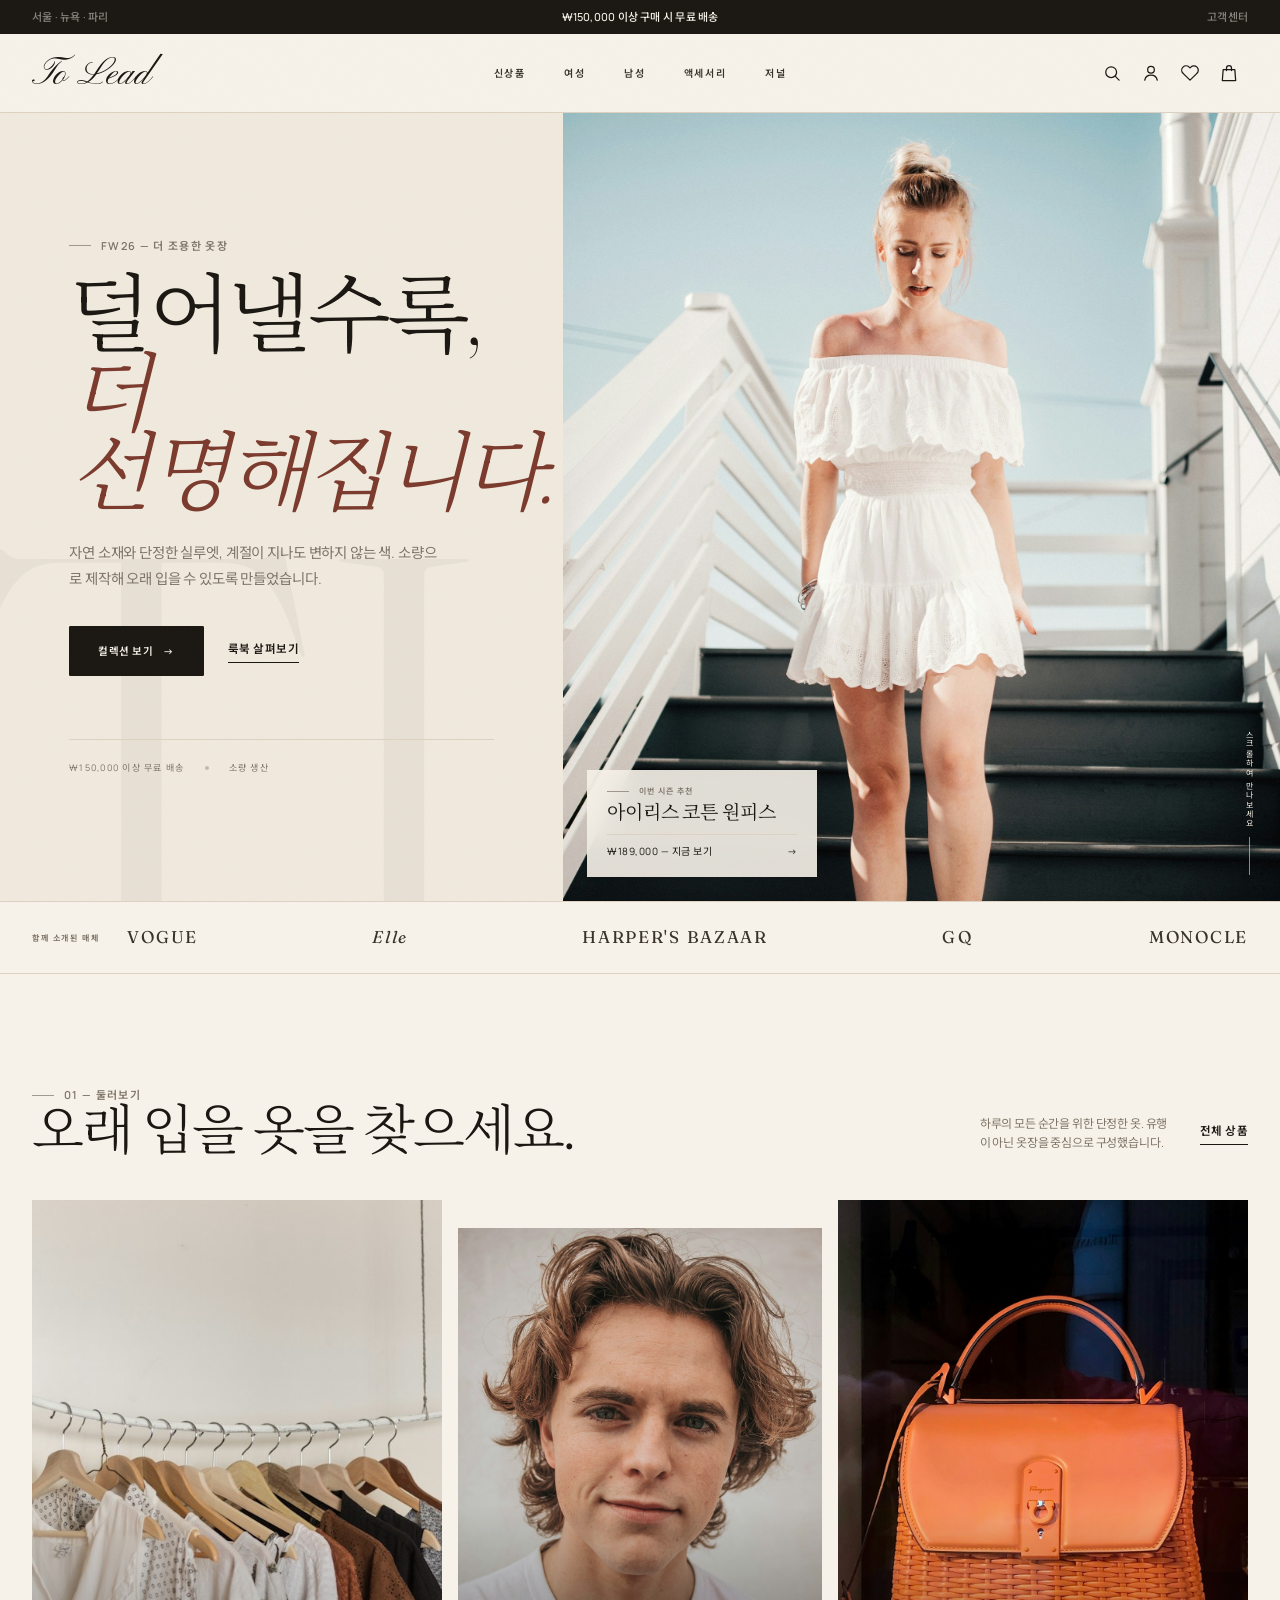
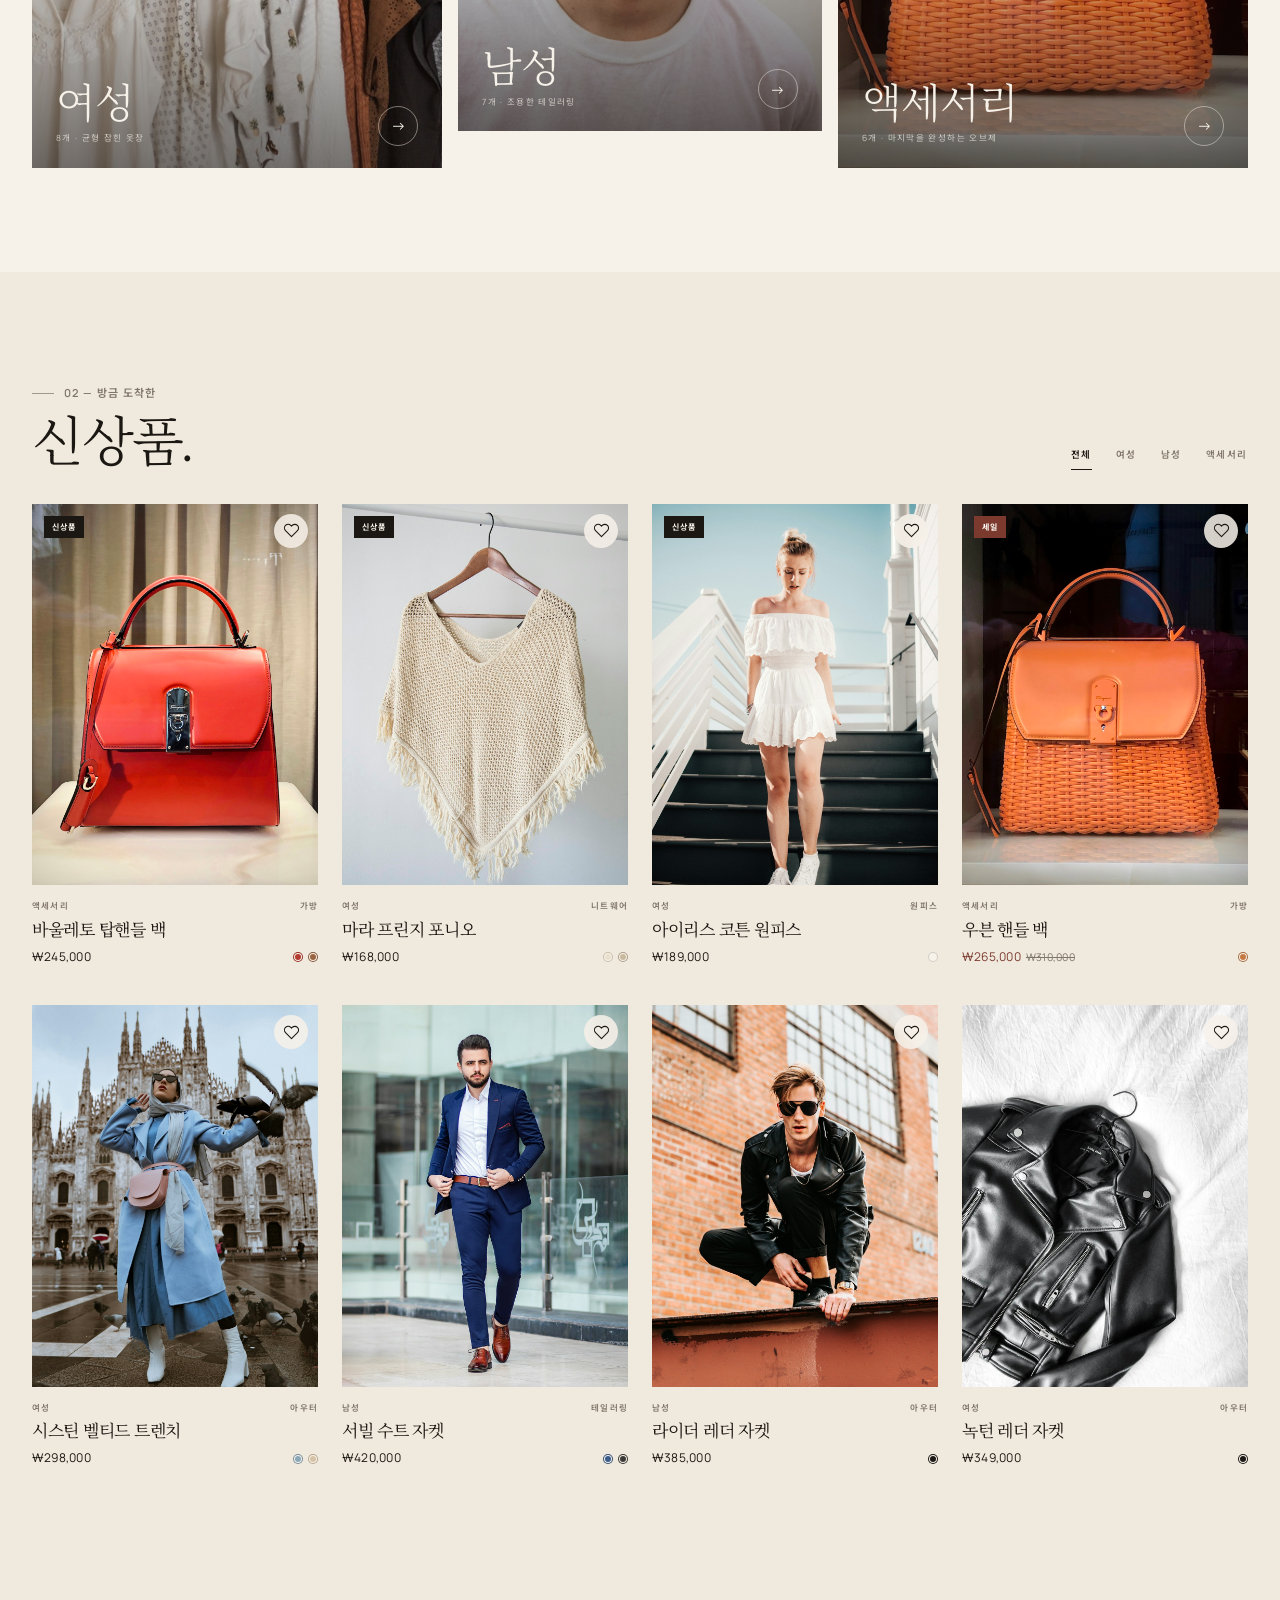
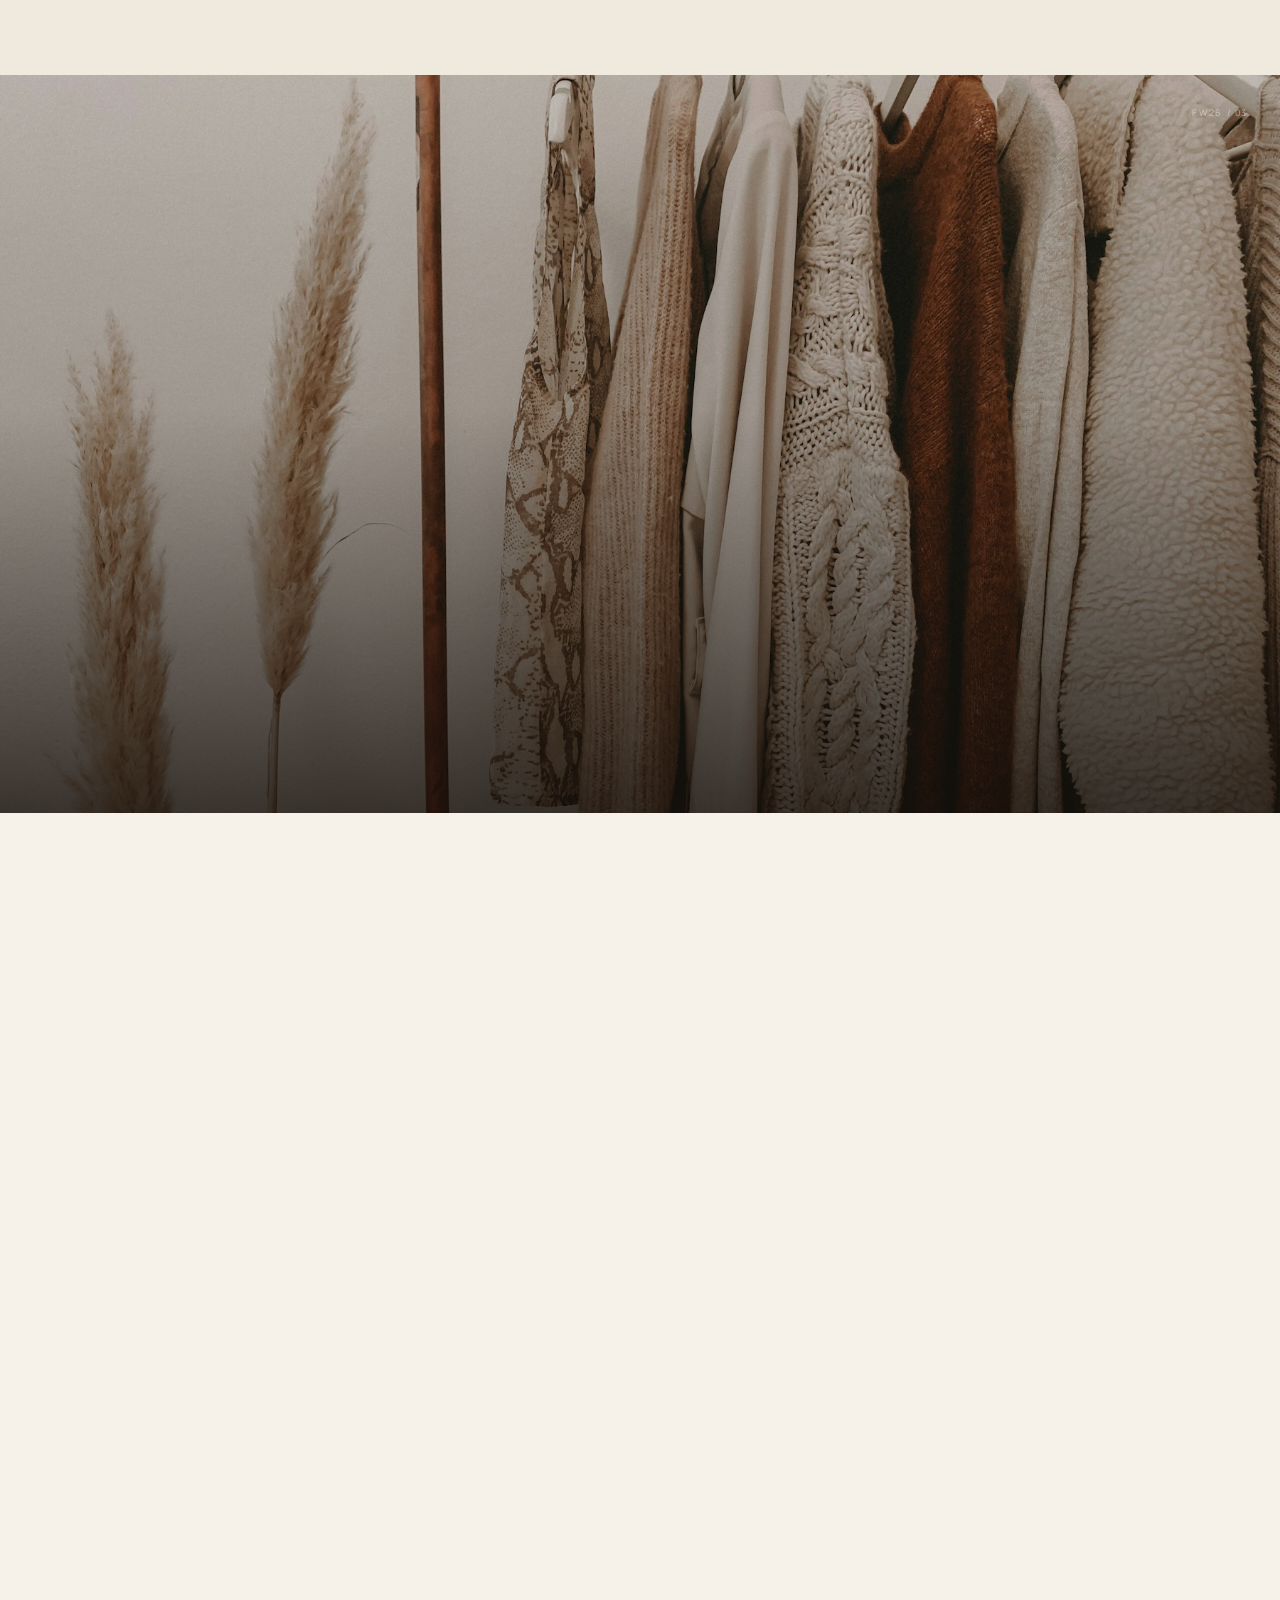
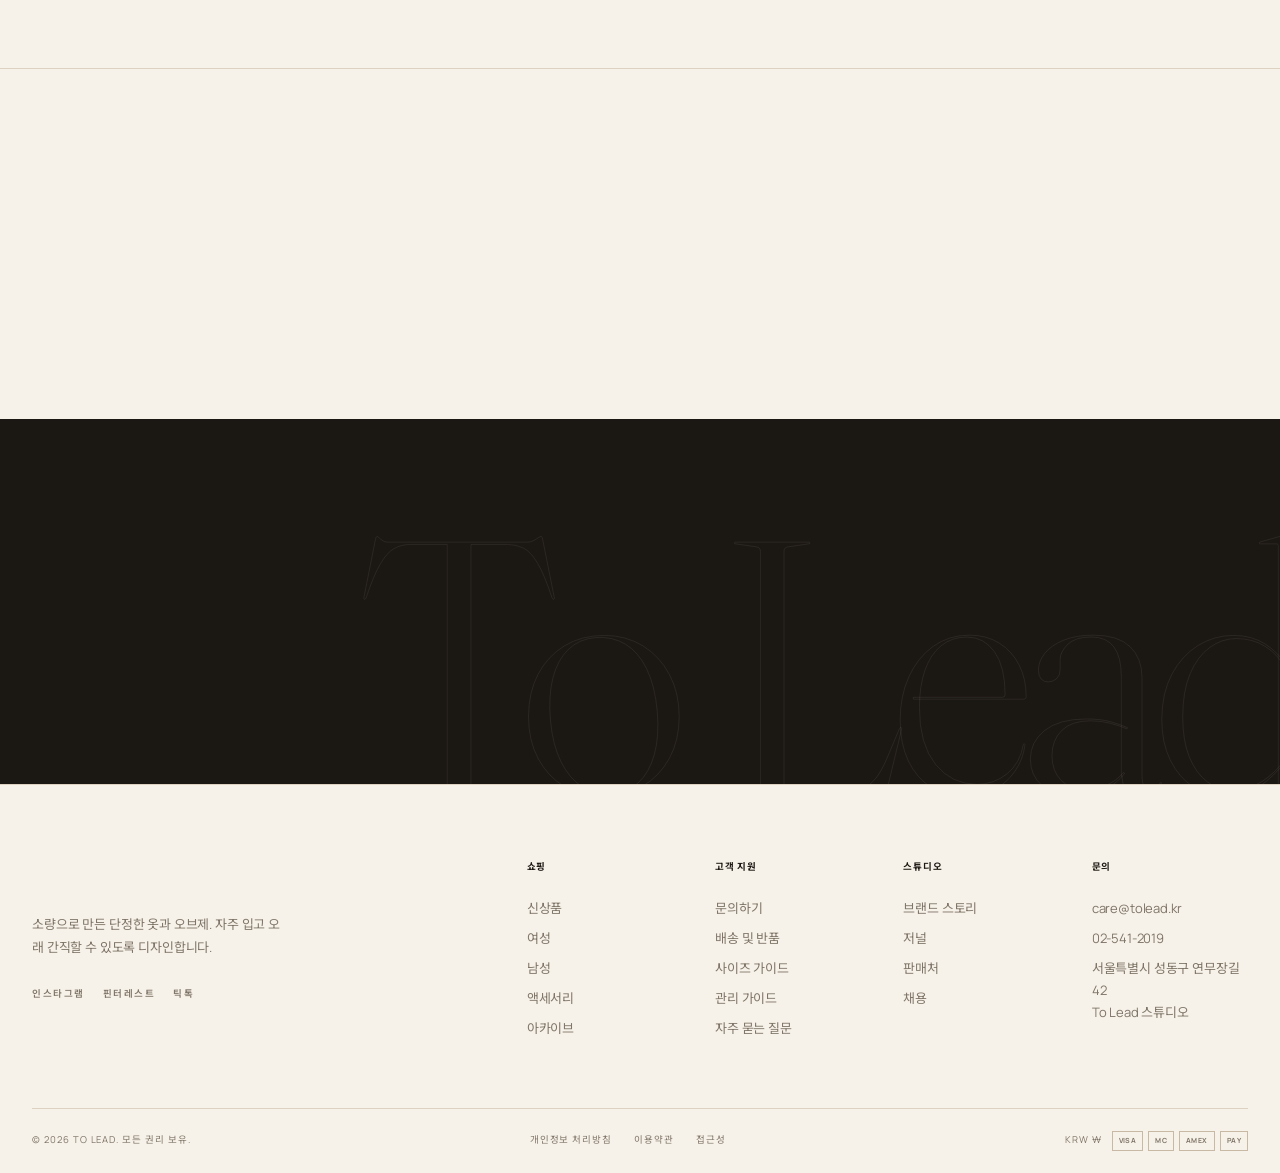
<file: index.html>
<!DOCTYPE html>
<html lang="ko" class="no-js">
<head>
  <meta charset="utf-8">
  <meta name="viewport" content="width=device-width, initial-scale=1">
  <meta name="theme-color" content="#f7f2e9">
  <meta name="robots" content="noindex, nofollow">
  <meta name="description" content="To Lead — 자연 소재와 단정한 실루엣으로 오래 입을 수 있는 옷을 소량 제작합니다.">
  <title>To Lead — 오래 입는 옷</title>
  <link rel="icon" href="assets/favicon.svg" type="image/svg+xml">
  <link rel="preconnect" href="https://fonts.googleapis.com">
  <link rel="preconnect" href="https://fonts.gstatic.com" crossorigin>
  <link href="https://fonts.googleapis.com/css2?family=Fraunces:ital,opsz,wght@0,9..144,300..600;1,9..144,300..600&family=Manrope:wght@300;400;500;600;700&family=Noto+Sans+KR:wght@300;400;500;600&family=Noto+Serif+KR:wght@300;400;500;600&family=Pinyon+Script&display=swap" rel="stylesheet">
  <link rel="stylesheet" href="assets/css/base.css">
  <link rel="stylesheet" href="assets/css/home.css">
  <script>document.documentElement.className = document.documentElement.className.replace('no-js', 'js');</script>
</head>
<body data-page="home">
  <noscript><div class="noscript-note">To Lead는 컬렉션과 쇼핑백을 보려면 JavaScript가 필요합니다.</div></noscript>
  <div id="site-header"></div>

  <main id="main">
    <!-- Hero ---------------------------------------------------------------->
    <section class="hero" aria-labelledby="hero-title">
      <div class="hero__copy">
        <p class="eyebrow hero__eyebrow" data-hero-eyebrow data-content="heroEyebrow">FW26 — 더 조용한 옷장</p>
        <h1 class="display hero__title" id="hero-title">
          <span data-hero-title data-content="heroTitle">덜어낼수록,</span>
          <em data-hero-italic data-content="heroItalic">더 선명해집니다.</em>
        </h1>
        <p class="hero__lede" data-hero-lede data-content="heroLede">자연 소재와 단정한 실루엣, 계절이 지나도 변하지 않는 색.</p>
        <div class="hero__actions">
          <a class="btn" href="shop.html" data-hero-cta>컬렉션 보기 <span aria-hidden="true">→</span></a>
          <a class="link-underline" href="index.html#editorial" data-content="heroSecondary">룩북 살펴보기</a>
        </div>
        <div class="hero__foot">
          <span data-content="pdpAssurance1">₩150,000 이상 무료 배송</span>
          <span data-content="value2Title">소량 생산</span>
        </div>
      </div>
      <figure class="hero__media">
        <img src="assets/images/hero.jpg" alt="돌계단 위에서 화이트 코튼 원피스를 입은 모델" fetchpriority="high" data-content-src="heroImage" data-content-alt="heroImageAlt">
        <figcaption class="hero__caption">
          <span class="eyebrow" data-content="heroCaptionLabel">이번 시즌 추천</span>
          <strong data-content="heroCaptionName">아이리스 코튼 원피스</strong>
          <a href="product.html?id=iris-cotton-dress" data-hero-product><span data-content="heroCaptionPrice">₩189,000 — 지금 보기</span><span aria-hidden="true">→</span></a>
        </figcaption>
        <span class="hero__scroll" data-content="heroScroll">스크롤하여 만나보세요</span>
      </figure>
    </section>

    <!-- Press --------------------------------------------------------------->
    <section class="press" aria-labelledby="press-label">
      <div class="press__inner container-wide">
        <span class="press__label" id="press-label" data-content="pressLabel">함께 소개된 매체</span>
        <div class="press__logos" aria-label="Vogue, Elle, Harper's Bazaar, GQ, Monocle">
          <span data-content="press1">VOGUE</span><span data-content="press2">Elle</span><span data-content="press3">HARPER'S BAZAAR</span><span data-content="press4">GQ</span><span data-content="press5">MONOCLE</span>
        </div>
      </div>
    </section>

    <!-- Categories ---------------------------------------------------------->
    <section class="section categories" aria-labelledby="categories-title">
      <div class="container-wide">
        <div class="section-head" data-reveal>
          <div>
            <p class="eyebrow" data-content="categoriesEyebrow">01 — 둘러보기</p>
            <h2 class="section-head__title" id="categories-title" data-content="categoriesTitle">오래 입을 옷을 찾으세요.</h2>
          </div>
          <div class="section-head__side">
            <p class="section-head__note" data-content="categoriesNote">하루의 모든 순간을 위한 단정한 옷.</p>
            <a class="link-underline" href="shop.html" data-content="categoriesCta">전체 상품 <span aria-hidden="true">→</span></a>
          </div>
        </div>
        <div class="categories__grid">
          <a class="category-card" href="shop.html?gender=women" data-reveal>
            <div class="category-card__media"><img src="assets/images/category-women.jpg" alt="아이보리 블라우스가 걸린 옷장" loading="lazy" data-content-src="catWomenImage" data-content-alt="catWomenAlt"></div>
            <div class="category-card__body">
              <div><div class="category-card__title" data-content="catWomenTitle">여성</div><div class="category-card__meta" data-category-count="women" data-content="catWomenMeta">균형 잡힌 옷장</div></div>
              <span class="category-card__arrow" aria-hidden="true">→</span>
            </div>
          </a>
          <a class="category-card" href="shop.html?gender=men" data-reveal data-delay="1">
            <div class="category-card__media"><img src="assets/images/category-men.jpg" alt="화이트 헤비 코튼 티를 입은 남성" loading="lazy" data-content-src="catMenImage" data-content-alt="catMenAlt"></div>
            <div class="category-card__body">
              <div><div class="category-card__title" data-content="catMenTitle">남성</div><div class="category-card__meta" data-category-count="men" data-content="catMenMeta">조용한 테일러링</div></div>
              <span class="category-card__arrow" aria-hidden="true">→</span>
            </div>
          </a>
          <a class="category-card" href="shop.html?gender=accessories" data-reveal data-delay="2">
            <div class="category-card__media"><img src="assets/images/category-accessories.jpg" alt="오렌지 컬러 우븐 레더 백" loading="lazy" data-content-src="catAccImage" data-content-alt="catAccAlt"></div>
            <div class="category-card__body">
              <div><div class="category-card__title" data-content="catAccTitle">액세서리</div><div class="category-card__meta" data-category-count="accessories" data-content="catAccMeta">마지막을 완성하는 오브제</div></div>
              <span class="category-card__arrow" aria-hidden="true">→</span>
            </div>
          </a>
        </div>
      </div>
    </section>

    <!-- New in -------------------------------------------------------------->
    <section class="section new-in" aria-labelledby="new-title">
      <div class="container-wide">
        <div class="new-in__head" data-reveal>
          <div>
            <p class="eyebrow" data-content="newEyebrow">02 — 방금 도착한</p>
            <h2 class="section-head__title" id="new-title" style="margin-top:14px" data-content="newTitle">신상품.</h2>
          </div>
          <div class="collection-tabs" role="tablist" aria-label="신상품 필터">
            <button type="button" class="is-active" data-new-filter="all" role="tab" aria-selected="true">전체</button>
            <button type="button" data-new-filter="women" role="tab" aria-selected="false" data-nav-label="navWomen">여성</button>
            <button type="button" data-new-filter="men" role="tab" aria-selected="false" data-nav-label="navMen">남성</button>
            <button type="button" data-new-filter="accessories" role="tab" aria-selected="false" data-nav-label="navAccessories">액세서리</button>
          </div>
        </div>
        <div class="product-grid" id="new-grid" aria-live="polite"></div>
        <div class="new-in__foot" data-reveal>
          <a class="btn btn--outline" href="shop.html?collection=new" data-content="newCta">신상품 전체 보기</a>
        </div>
      </div>
    </section>

    <!-- Editorial ----------------------------------------------------------->
    <section class="editorial" id="editorial" aria-labelledby="editorial-title">
      <img class="editorial__bg" src="assets/images/editorial.jpg" alt="드라이 팜파스와 뉴트럴 컬러 의류가 걸린 랙" loading="lazy" data-content-src="editorialImage" data-content-alt="editorialAlt">
      <span class="editorial__index" data-content="editorialIndex">FW26 / 03</span>
      <div class="editorial__inner container-wide">
        <div data-reveal>
          <p class="eyebrow eyebrow--light" data-content="editorialEyebrow">FW26 에디트</p>
          <h2 class="editorial__title" id="editorial-title" data-editorial-title><span data-content="editorialTitle">부드러운 구조,</span> <em data-content="editorialItalic">조용한 확신.</em></h2>
        </div>
        <div class="editorial__side" data-reveal data-delay="1">
          <p data-editorial-lede data-content="editorialLede">질감과 비율, 그리고 오래 곁에 남는 옷에 대한 탐구.</p>
          <a class="btn btn--ghost-light" href="shop.html" data-content="editorialCta">에디트 쇼핑하기 <span aria-hidden="true">→</span></a>
        </div>
      </div>
    </section>

    <!-- Story --------------------------------------------------------------->
    <section class="section story" id="story" aria-labelledby="story-title">
      <div class="container-wide story__grid">
        <div class="story__media" data-reveal>
          <img src="assets/images/story.jpg" alt="따뜻한 톤의 의류가 걸린 To Lead 스튜디오" loading="lazy" data-content-src="storyImage" data-content-alt="storyAlt">
          <span class="story__stamp" data-content="storyStamp" data-content-breaks>소량 제작<br>2019년부터</span>
        </div>
        <div class="story__copy" data-reveal data-delay="1">
          <p class="eyebrow" data-content="storyEyebrow">04 — 우리의 방식</p>
          <h2 class="story__title" id="story-title"><span data-content="storyTitle">더 적게, 더 좋게.</span> <em data-content="storyItalic">의도적으로.</em></h2>
          <p data-content="storyP1">포르투갈, 이탈리아, 한국의 작은 메이커들과 함께 소량으로 제작합니다.</p>
          <p data-content="storyP2">자연 소재. 정직한 구조. 유행을 타지 않는 색.</p>
          <p class="story__signature" data-content="storySignature">— To Lead 스튜디오</p>
          <div class="story__stats">
            <div class="story__stat"><strong data-content="storyStat1Value">30</strong><span data-content="storyStat1Label">시즌당 아이템</span></div>
            <div class="story__stat"><strong data-content="storyStat2Value">12</strong><span data-content="storyStat2Label">협업 메이커</span></div>
            <div class="story__stat"><strong data-content="storyStat3Value">96%</strong><span data-content="storyStat3Label">천연 소재</span></div>
          </div>
        </div>
      </div>
    </section>

    <!-- Values -------------------------------------------------------------->
    <section class="section--tight values" aria-label="우리의 약속">
      <div class="container-wide">
        <div class="values__grid">
          <div class="value" data-reveal>
            <svg viewBox="0 0 24 24" aria-hidden="true"><path d="M20.5 3.5C13 3.5 5 7 5 14.5c0 3 2 6 5 6 7.5 0 10.5-8.5 10.5-17Z"/><path d="M4 21c2.5-6 6.5-10.5 12-14"/></svg>
            <h3 data-content="value1Title">천연 소재</h3>
            <p data-content="value1Text">울, 실크, 리넨, 유기농 코튼.</p>
          </div>
          <div class="value" data-reveal data-delay="1">
            <svg viewBox="0 0 24 24" aria-hidden="true"><path d="M4 7h16v13H4z"/><path d="M8 7V4h8v3M4 12h16"/><path d="M10 12v3h4v-3"/></svg>
            <h3 data-content="value2Title">소량 생산</h3>
            <p data-content="value2Text">협업 아틀리에와 한정 수량으로 제작합니다.</p>
          </div>
          <div class="value" data-reveal data-delay="2">
            <svg viewBox="0 0 24 24" aria-hidden="true"><path d="M3 12a9 9 0 1 0 3-6.7"/><path d="M3 4v5h5"/><path d="M12 7v5l3 2"/></svg>
            <h3 data-content="value3Title">30일 반품</h3>
            <p data-content="value3Text">배송 후 30일 이내 무료로 반품할 수 있습니다.</p>
          </div>
          <div class="value" data-reveal data-delay="3">
            <svg viewBox="0 0 24 24" aria-hidden="true"><path d="M2 7h11v10H2zM13 10h4l4 3v4h-8z"/><circle cx="6" cy="18" r="2"/><circle cx="18" cy="18" r="2"/></svg>
            <h3 data-content="value4Title">탄소중립 배송</h3>
            <p data-content="value4Text">모든 주문은 재생·재활용 포장재로 배송됩니다.</p>
          </div>
        </div>
      </div>
    </section>

    <!-- Newsletter ---------------------------------------------------------->
    <section class="newsletter" id="newsletter" aria-labelledby="newsletter-title">
      <div class="container-wide newsletter__grid">
        <div data-reveal>
          <p class="eyebrow eyebrow--light" data-content="newsletterEyebrow">프라이빗 리스트</p>
          <h2 class="newsletter__title" id="newsletter-title"><span data-content="newsletterTitle">조용한 리스트에</span> <em data-content="newsletterItalic">함께하세요.</em></h2>
        </div>
        <div class="newsletter__copy" data-reveal data-delay="1">
          <p data-content="newsletterCopy">신상품과 스튜디오 노트를 가장 먼저 받아보세요.</p>
          <form class="newsletter-form" id="newsletter-form" novalidate>
            <label class="sr-only" for="newsletter-email">이메일 주소</label>
            <input id="newsletter-email" type="email" name="email" placeholder="이메일 주소" autocomplete="email" required>
            <button type="submit" data-content="newsletterButton">구독하기 <span aria-hidden="true">→</span></button>
          </form>
          <p class="newsletter__note" data-content="newsletterNote">구독 시 개인정보 처리방침에 동의하게 됩니다.</p>
          <div class="newsletter__success" role="status">
            <strong data-content="newsletterSuccessTitle">리스트에 등록되었습니다.</strong>
            <span data-content="newsletterSuccessText">스튜디오의 편지와 신상품 소식을 보내드릴게요.</span>
          </div>
        </div>
      </div>
    </section>
  </main>

  <div id="site-footer"></div>

  <script src="assets/js/config.js"></script>
  <script src="assets/js/backend.js"></script>
  <script src="assets/js/store.js"></script>
  <script src="assets/js/ui.js"></script>
  <script src="assets/js/home.js"></script>
</body>
</html>
</file>
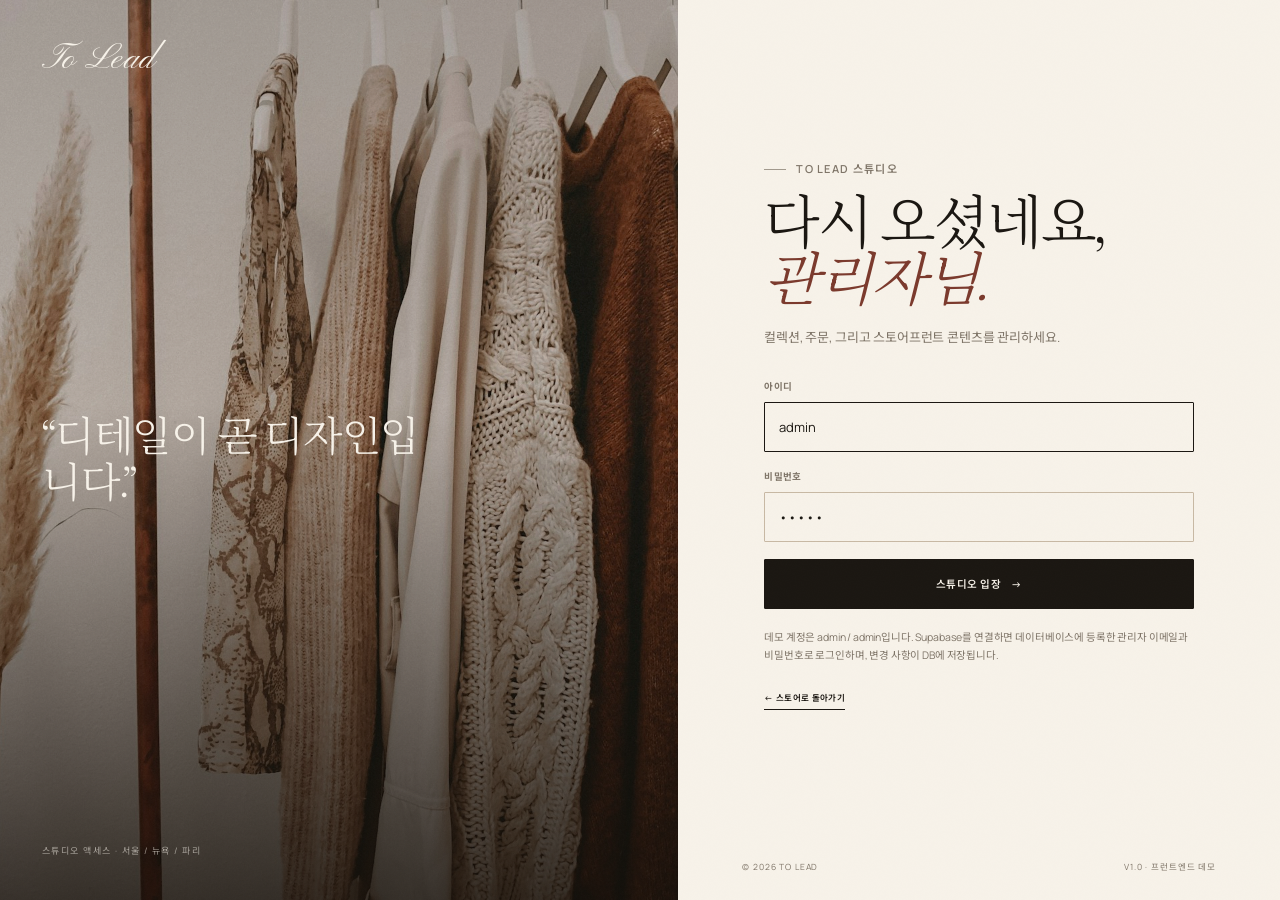
<file: admin.html>
<!DOCTYPE html>
<html lang="ko" class="no-js">
<head>
  <meta charset="utf-8">
  <meta name="viewport" content="width=device-width, initial-scale=1">
  <meta name="theme-color" content="#f2ede4">
  <meta name="robots" content="noindex, nofollow">
  <title>To Lead 스튜디오 — 관리자</title>
  <link rel="icon" href="assets/favicon.svg" type="image/svg+xml">
  <link rel="preconnect" href="https://fonts.googleapis.com">
  <link rel="preconnect" href="https://fonts.gstatic.com" crossorigin>
  <link href="https://fonts.googleapis.com/css2?family=Fraunces:ital,opsz,wght@0,9..144,300..600;1,9..144,300..600&family=Manrope:wght@300;400;500;600;700&family=Noto+Sans+KR:wght@300;400;500;600&family=Noto+Serif+KR:wght@300;400;500;600&family=Pinyon+Script&display=swap" rel="stylesheet">
  <link rel="stylesheet" href="assets/css/base.css">
  <link rel="stylesheet" href="assets/css/admin.css">
  <script>document.documentElement.className = document.documentElement.className.replace('no-js', 'js');</script>
</head>
<body class="admin-body" data-page="admin">
  <noscript><div class="noscript-note">To Lead 스튜디오는 JavaScript가 필요합니다.</div></noscript>

  <!-- Login ---------------------------------------------------------------->
  <section class="admin-login" id="admin-login">
    <div class="admin-login__visual">
      <img src="assets/images/editorial-rail.jpg" alt="To Lead 스튜디오의 뉴트럴 컬러 의류가 걸린 랙">
      <div class="admin-login__overlay">
        <span class="wordmark" style="color:var(--paper)">To Lead</span>
        <blockquote>“디테일이 곧 디자인입니다.”</blockquote>
        <span class="admin-login__caption">스튜디오 액세스 · 서울 / 뉴욕 / 파리</span>
      </div>
    </div>
    <div class="admin-login__panel">
      <div class="admin-login__box">
        <p class="eyebrow">To Lead 스튜디오</p>
        <h1>다시 오셨네요,<br><em>관리자님.</em></h1>
        <p class="admin-login__intro">컬렉션, 주문, 그리고 스토어프런트 콘텐츠를 관리하세요.</p>
        <form class="admin-login__form" data-admin-login>
          <div class="field">
            <label for="admin-email">아이디</label>
            <input class="input" id="admin-email" type="text" name="email" value="admin" autocomplete="username" required>
          </div>
          <div class="field">
            <label for="admin-password">비밀번호</label>
            <input class="input" id="admin-password" type="password" name="password" value="admin" autocomplete="current-password" required>
          </div>
          <p class="admin-login__error hide" data-login-error></p>
          <button class="btn btn--full" type="submit">스튜디오 입장 <span aria-hidden="true">→</span></button>
        </form>
        <p class="admin-login__note">데모 계정은 admin / admin입니다. Supabase를 연결하면 데이터베이스에 등록한 관리자 이메일과 비밀번호로 로그인하며, 변경 사항이 DB에 저장됩니다.</p>
        <a class="link-underline admin-login__back" href="index.html">← 스토어로 돌아가기</a>
      </div>
      <div class="admin-login__foot"><span>© <span data-year></span> To Lead</span><span>v1.0 · 프런트엔드 데모</span></div>
    </div>
  </section>

  <!-- Admin app ------------------------------------------------------------>
  <div class="admin-app" id="admin-app" hidden>
    <aside class="admin-side" id="admin-side">
      <div class="admin-side__brand">
        <a class="admin-brand" href="#overview"><span>To Lead</span><small>관리자</small></a>
      </div>
      <div class="admin-store"><span class="status-dot"></span>스토어 운영 중 <a href="index.html" target="_blank" rel="noopener">보기 <span aria-hidden="true">↗</span></a></div>
      <nav class="admin-nav" aria-label="스튜디오 메뉴">
        <a href="#overview" data-admin-tab="overview" class="is-active"></a>
        <a href="#orders" data-admin-tab="orders"></a>
        <a href="#products" data-admin-tab="products"></a>
        <a href="#customers" data-admin-tab="customers"></a>
        <a href="#content" data-admin-tab="content"></a>
        <a href="#settings" data-admin-tab="settings"></a>
      </nav>
      <div class="admin-side__bottom">
        <div class="admin-side__tip">
          <span class="eyebrow eyebrow--light">스튜디오 노트</span>
          <p>변경 사항은 즉시 저장되며, Supabase 연결 시 데이터베이스에도 기록됩니다.</p>
        </div>
        <a class="admin-side__link" href="index.html" target="_blank" rel="noopener" data-admin-store-link>스토어프런트 보기 <span aria-hidden="true">↗</span></a>
        <button class="admin-side__link" type="button" data-admin-signout>로그아웃</button>
      </div>
    </aside>

    <div class="admin-main">
      <header class="admin-topbar">
        <div class="admin-topbar__left">
          <button class="icon-btn admin-menu-btn" type="button" data-admin-menu aria-label="메뉴 열기"></button>
          <div class="admin-crumbs"><span>스튜디오</span><span aria-hidden="true">/</span><strong data-admin-crumb>개요</strong></div>
        </div>
        <div class="admin-topbar__tools">
          <label class="admin-search">
            <span data-search-icon aria-hidden="true"></span>
            <input type="search" placeholder="검색 후 Enter" data-admin-search aria-label="스튜디오 검색">
          </label>
          <button class="icon-btn admin-bell" type="button" data-admin-notifications aria-label="알림"></button>
          <div class="admin-user"><span class="admin-avatar">TL</span><div><strong>To Lead</strong><span>오너</span></div></div>
        </div>
      </header>
      <main class="admin-content" id="admin-content"></main>
    </div>

    <div class="admin-scrim" data-admin-scrim></div>
  </div>

  <div class="admin-modal" id="admin-modal" aria-hidden="true">
    <div class="admin-modal__dialog" role="dialog" aria-modal="true" aria-labelledby="admin-modal-title">
      <button class="icon-btn admin-modal__close" type="button" data-admin-close aria-label="닫기"></button>
      <div id="admin-modal-body"></div>
    </div>
  </div>

  <div class="admin-toast-stack" data-admin-toasts role="status" aria-live="polite"></div>

  <script src="assets/js/config.js"></script>
  <script src="assets/js/backend.js"></script>
  <script src="assets/js/store.js"></script>
  <script src="assets/js/admin.js"></script>
</body>
</html>
</file>
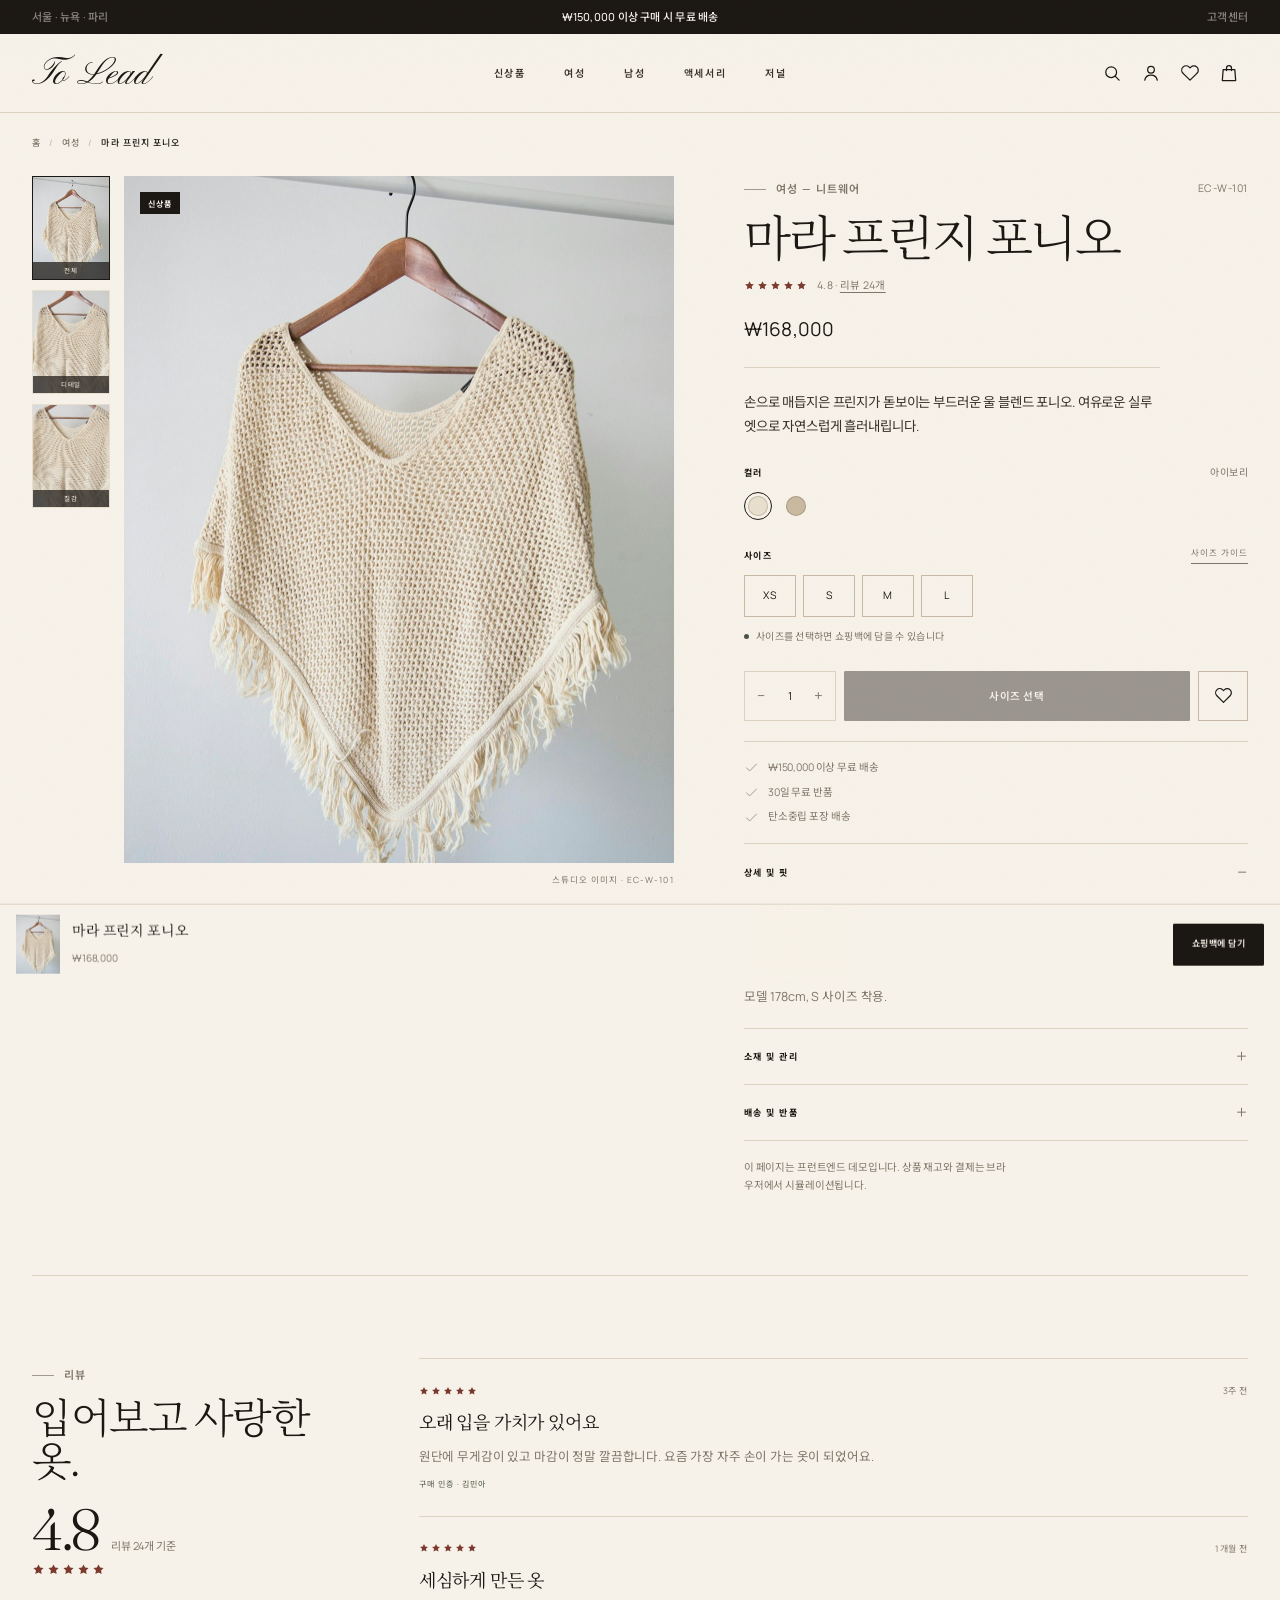
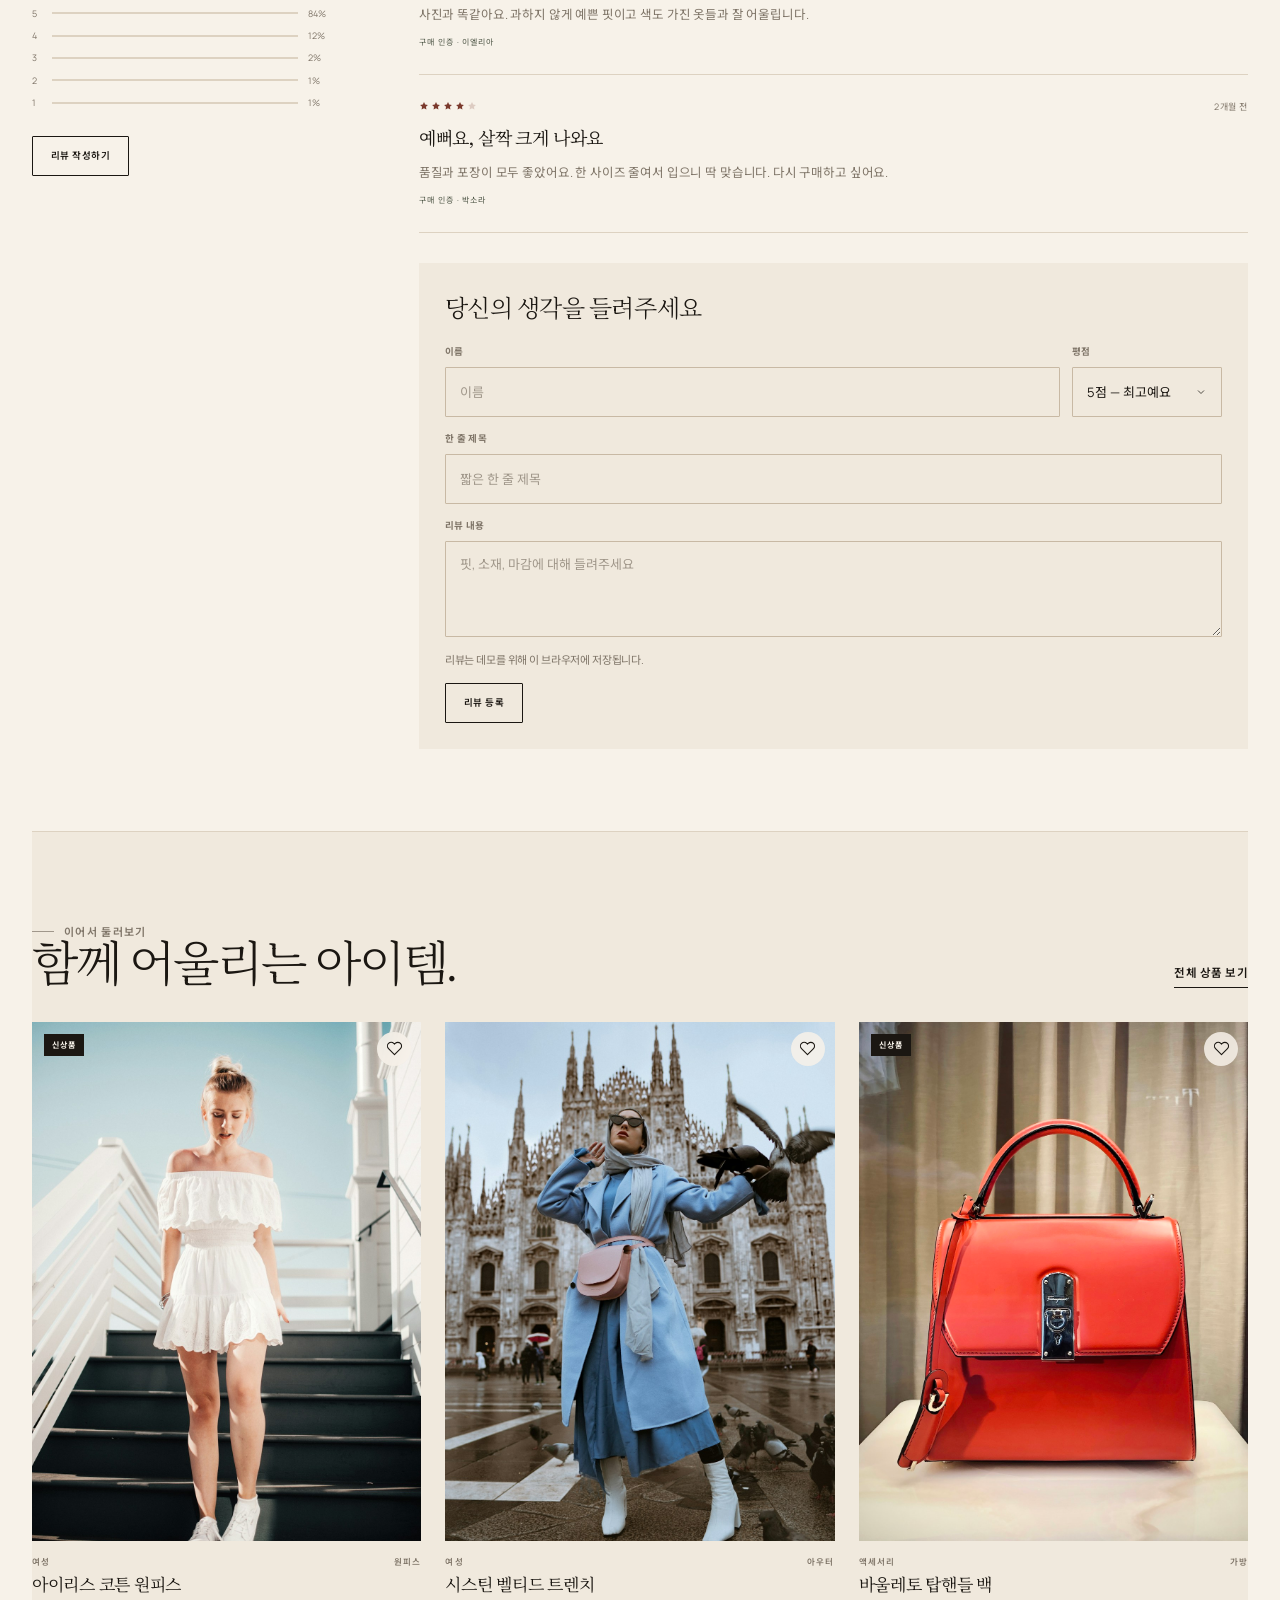
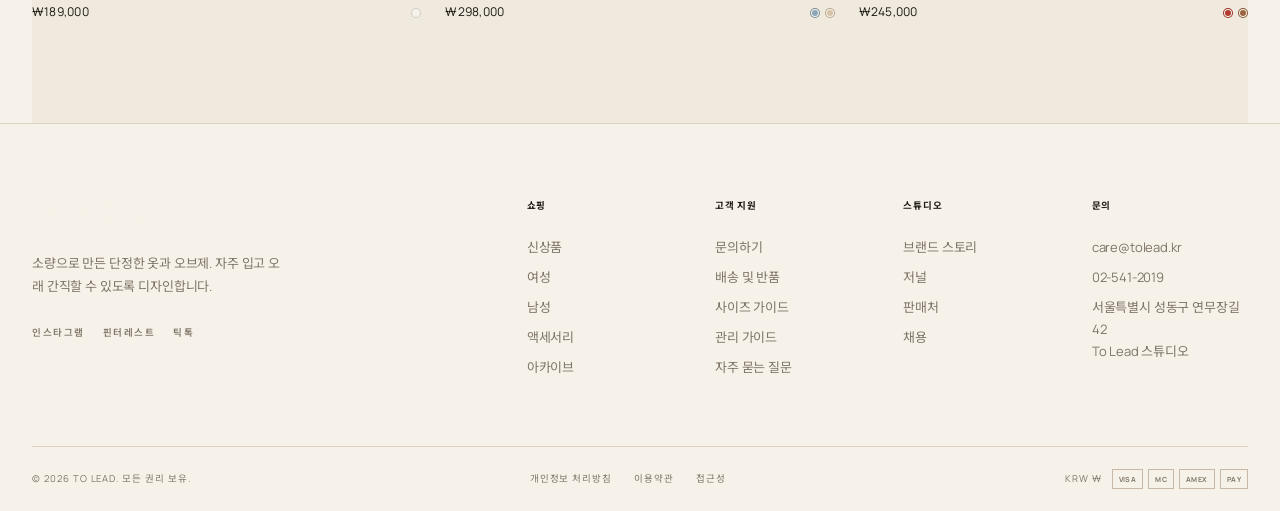
<file: product.html>
<!DOCTYPE html>
<html lang="ko" class="no-js">
<head>
  <meta charset="utf-8">
  <meta name="viewport" content="width=device-width, initial-scale=1">
  <meta name="theme-color" content="#f7f2e9">
  <meta name="robots" content="noindex, nofollow">
  <meta name="description" content="To Lead의 아이템을 만나보세요 — 소량으로 제작한 오래 입는 옷.">
  <title>상품 — To Lead</title>
  <link rel="icon" href="assets/favicon.svg" type="image/svg+xml">
  <link rel="preconnect" href="https://fonts.googleapis.com">
  <link rel="preconnect" href="https://fonts.gstatic.com" crossorigin>
  <link href="https://fonts.googleapis.com/css2?family=Fraunces:ital,opsz,wght@0,9..144,300..600;1,9..144,300..600&family=Manrope:wght@300;400;500;600;700&family=Noto+Sans+KR:wght@300;400;500;600&family=Noto+Serif+KR:wght@300;400;500;600&family=Pinyon+Script&display=swap" rel="stylesheet">
  <link rel="stylesheet" href="assets/css/base.css">
  <link rel="stylesheet" href="assets/css/shop.css">
  <link rel="stylesheet" href="assets/css/product.css">
  <script>document.documentElement.className = document.documentElement.className.replace('no-js', 'js');</script>
</head>
<body data-page="product">
  <noscript><div class="noscript-note">To Lead 상품을 보려면 JavaScript가 필요합니다.</div></noscript>
  <div id="site-header"></div>

  <main id="main" class="product-page">
    <div class="container-wide">
      <nav class="breadcrumbs" id="product-breadcrumbs" aria-label="현재 위치"></nav>
      <div id="pdp-root"></div>
      <section class="reviews" id="reviews" aria-labelledby="reviews-title">
        <div class="reviews__grid" id="reviews-root"></div>
      </section>
      <section class="related" id="related" aria-labelledby="related-title">
        <div class="related__head">
          <div>
            <p class="eyebrow" data-content="relatedEyebrow">이어서 둘러보기</p>
            <h2 class="related__title" id="related-title" data-content="relatedTitle">함께 어울리는 아이템.</h2>
          </div>
          <a class="link-underline" href="shop.html" data-content="relatedCta">전체 상품 보기 <span aria-hidden="true">→</span></a>
        </div>
        <div class="product-grid" id="related-grid"></div>
      </section>
    </div>
  </main>

  <div id="site-footer"></div>

  <div class="mobile-buy" id="mobile-buy" aria-hidden="true">
    <div class="mobile-buy__media"><img id="mobile-buy-image" src="" alt=""></div>
    <div class="mobile-buy__info"><strong id="mobile-buy-name"></strong><span id="mobile-buy-price"></span></div>
    <button class="btn" type="button" id="mobile-buy-add" data-content="pdpAddToBag">쇼핑백에 담기</button>
  </div>

  <script src="assets/js/config.js"></script>
  <script src="assets/js/backend.js"></script>
  <script src="assets/js/store.js"></script>
  <script src="assets/js/ui.js"></script>
  <script src="assets/js/product.js"></script>
</body>
</html>
</file>
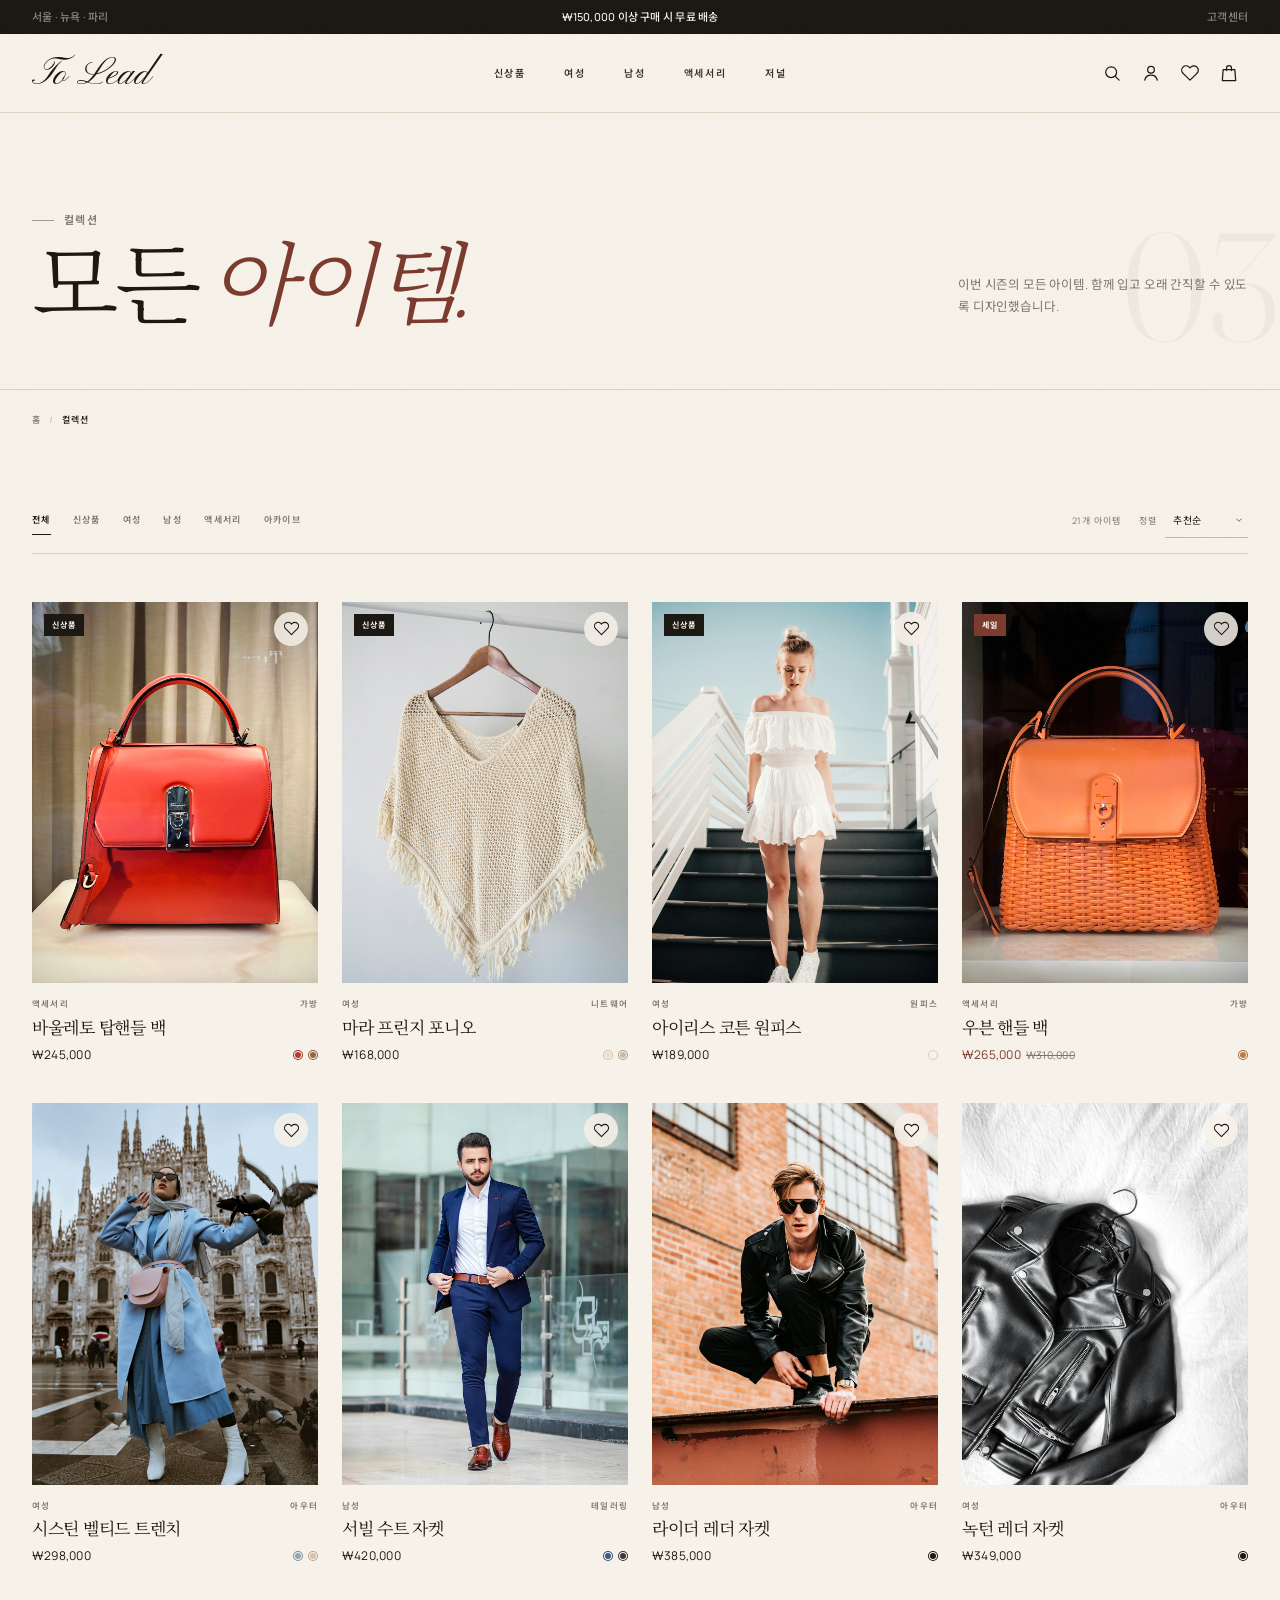
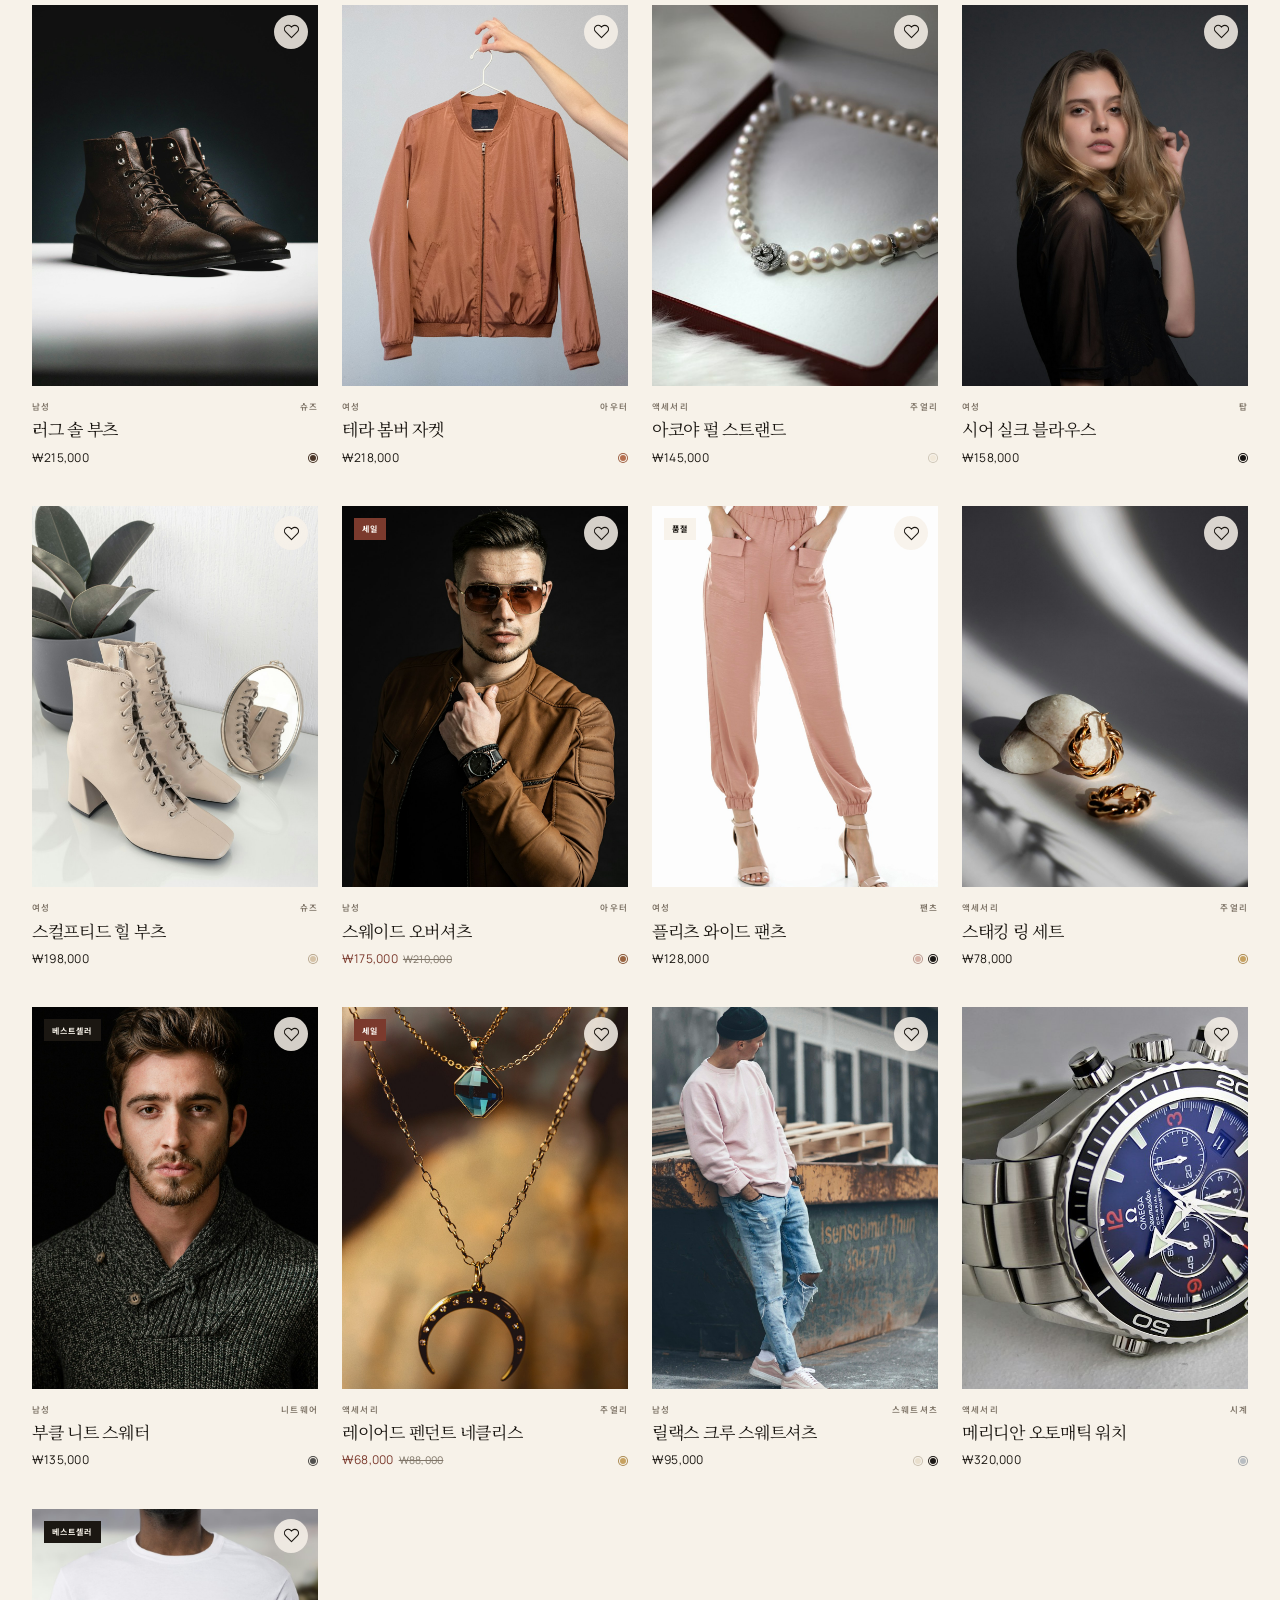
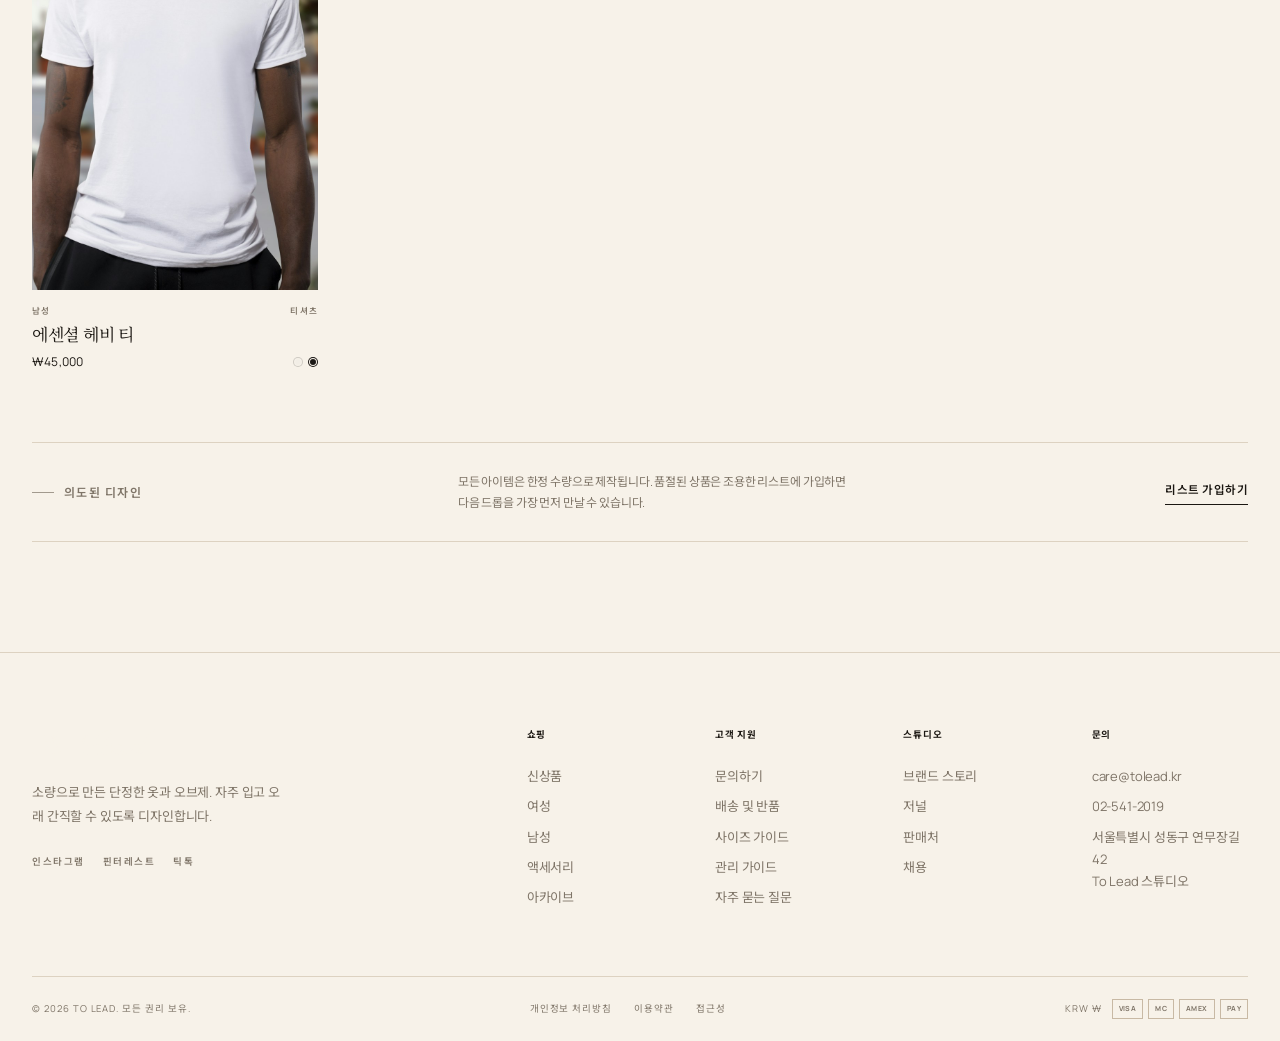
<file: shop.html>
<!DOCTYPE html>
<html lang="ko" class="no-js">
<head>
  <meta charset="utf-8">
  <meta name="viewport" content="width=device-width, initial-scale=1">
  <meta name="theme-color" content="#f7f2e9">
  <meta name="robots" content="noindex, nofollow">
  <meta name="description" content="To Lead의 여성·남성·액세서리 컬렉션을 만나보세요.">
  <title>컬렉션 — To Lead</title>
  <link rel="icon" href="assets/favicon.svg" type="image/svg+xml">
  <link rel="preconnect" href="https://fonts.googleapis.com">
  <link rel="preconnect" href="https://fonts.gstatic.com" crossorigin>
  <link href="https://fonts.googleapis.com/css2?family=Fraunces:ital,opsz,wght@0,9..144,300..600;1,9..144,300..600&family=Manrope:wght@300;400;500;600;700&family=Noto+Sans+KR:wght@300;400;500;600&family=Noto+Serif+KR:wght@300;400;500;600&family=Pinyon+Script&display=swap" rel="stylesheet">
  <link rel="stylesheet" href="assets/css/base.css">
  <link rel="stylesheet" href="assets/css/shop.css">
  <script>document.documentElement.className = document.documentElement.className.replace('no-js', 'js');</script>
</head>
<body data-page="shop">
  <noscript><div class="noscript-note">To Lead 컬렉션을 보려면 JavaScript가 필요합니다.</div></noscript>
  <div id="site-header"></div>

  <main id="main">
    <section class="page-hero" aria-labelledby="collection-title">
      <div class="container-wide">
        <div class="page-hero__grid">
          <div>
            <p class="eyebrow" data-collection-eyebrow>컬렉션</p>
            <h1 class="page-hero__title" id="collection-title" data-collection-title>모든 <em>아이템.</em></h1>
          </div>
          <p class="page-hero__side" data-collection-desc>이번 시즌의 모든 아이템. 함께 입고 오래 간직할 수 있도록 디자인했습니다.</p>
        </div>
        <span class="page-hero__index" aria-hidden="true">03</span>
      </div>
    </section>

    <div class="container-wide">
      <nav class="breadcrumbs" aria-label="현재 위치">
        <a href="index.html">홈</a><span aria-hidden="true">/</span><span aria-current="page">컬렉션</span>
      </nav>

      <section class="catalog" aria-label="상품">
        <div class="catalog__bar">
          <div class="filter-pills" role="group" aria-label="컬렉션 필터">
            <button type="button" data-shop-filter="all">전체</button>
            <button type="button" data-shop-filter="new" data-nav-label="navNew">신상품</button>
            <button type="button" data-shop-filter="women" data-nav-label="navWomen">여성</button>
            <button type="button" data-shop-filter="men" data-nav-label="navMen">남성</button>
            <button type="button" data-shop-filter="accessories" data-nav-label="navAccessories">액세서리</button>
            <button type="button" data-shop-filter="sale">아카이브</button>
          </div>
          <div class="catalog__tools">
            <span class="catalog__count" data-result-count></span>
            <div class="sort-wrap">
              <label for="sort-select">정렬</label>
              <select class="sort-select" id="sort-select">
                <option value="featured">추천순</option>
                <option value="new">신상품순</option>
                <option value="price-asc">가격 낮은순</option>
                <option value="price-desc">가격 높은순</option>
                <option value="name">이름순</option>
              </select>
            </div>
          </div>
        </div>

        <div class="catalog__active" data-active-tags></div>
        <div class="product-grid catalog__grid" id="shop-grid" aria-live="polite"></div>
        <div class="catalog__empty hide" id="shop-empty">
          <p class="eyebrow eyebrow--plain" data-content="shopEmptyEyebrow">아무것도 없습니다</p>
          <h2 data-content="shopEmptyTitle">조건에 맞는 아이템이 없습니다.</h2>
          <p data-content="shopEmptyText">다른 카테고리를 선택하거나 검색어를 지워보세요.</p>
          <button class="btn btn--outline btn--small" type="button" data-shop-reset data-content="shopEmptyCta">전체 상품 보기</button>
        </div>

        <div class="collection-note">
          <p class="eyebrow" data-content="shopNoteEyebrow">의도된 디자인</p>
          <p data-content="shopNoteText">모든 아이템은 한정 수량으로 제작됩니다.</p>
          <a class="link-underline" href="index.html#newsletter" data-content="shopNoteCta">리스트 가입하기 <span aria-hidden="true">→</span></a>
        </div>
      </section>
    </div>
  </main>

  <div id="site-footer"></div>

  <script src="assets/js/config.js"></script>
  <script src="assets/js/backend.js"></script>
  <script src="assets/js/store.js"></script>
  <script src="assets/js/ui.js"></script>
  <script src="assets/js/shop.js"></script>
</body>
</html>
</file>
<file: assets/css/base.css>
/* ==========================================================================
   To Lead — base design system
   ========================================================================== */

:root {
  --paper: #f7f2e9;
  --paper-2: #f0e9dd;
  --sand: #e9dfce;
  --sand-deep: #dfd2bd;
  --ink: #1b1712;
  --ink-soft: #38322b;
  --muted: #7f7568;
  --line: #ddd2c1;
  --line-strong: #c8b9a4;
  --accent: #7b3a2d;
  --accent-soft: #a45a49;
  --olive: #4b5343;
  --white: #fffdf8;
  --serif: "Fraunces", "Noto Serif KR", "Iowan Old Style", Georgia, serif;
  --sans: "Manrope", "Noto Sans KR", "Helvetica Neue", Arial, sans-serif;
  --script: "Pinyon Script", "Noto Serif KR", cursive;
  --ease: cubic-bezier(.22, .61, .36, 1);
  --ease-out: cubic-bezier(.16, 1, .3, 1);
  --container: 1320px;
  --container-wide: 1560px;
  --header-h: 78px;
  --announce-h: 34px;
  --shadow-soft: 0 24px 70px rgba(39, 28, 17, .14);
  --shadow-card: 0 1px 0 rgba(255, 255, 255, .4) inset, 0 20px 50px rgba(39, 28, 17, .07);
}

* { box-sizing: border-box; }

html {
  scroll-behavior: smooth;
  -webkit-text-size-adjust: 100%;
}

body {
  margin: 0;
  background: var(--paper);
  color: var(--ink);
  font-family: var(--sans);
  font-size: 15px;
  font-weight: 400;
  line-height: 1.7;
  letter-spacing: -.01em;
  -webkit-font-smoothing: antialiased;
  text-rendering: optimizeLegibility;
  overflow-x: hidden;
}

/* 한글은 자간을 살짝 좁히고, 라틴 세리프 제목은 원래 리듬을 유지합니다. */
h1, h2, h3, h4, .display, .section-head__title {
  letter-spacing: -.025em;
  word-break: keep-all;
}

body::after {
  content: "";
  position: fixed;
  inset: 0;
  z-index: 9998;
  pointer-events: none;
  opacity: .022;
  background-image: url("data:image/svg+xml,%3Csvg xmlns='http://www.w3.org/2000/svg' width='160' height='160'%3E%3Cfilter id='n'%3E%3CfeTurbulence type='fractalNoise' baseFrequency='.82' numOctaves='3' stitchTiles='stitch'/%3E%3C/filter%3E%3Crect width='100%25' height='100%25' filter='url(%23n)'/%3E%3C/svg%3E");
}

body.no-scroll { overflow: hidden; }

img, svg { display: block; max-width: 100%; }
img { height: auto; }

a { color: inherit; text-decoration: none; }
button, input, select, textarea { font: inherit; color: inherit; }
button { cursor: pointer; }
ul, ol { margin: 0; padding: 0; list-style: none; }
p, h1, h2, h3, h4, h5, figure, blockquote { margin: 0; }
address { font-style: normal; }
::selection { background: var(--ink); color: var(--paper); }

:focus-visible {
  outline: 2px solid var(--accent);
  outline-offset: 3px;
}

.skip-link {
  position: fixed;
  left: 16px;
  top: -100px;
  z-index: 400;
  background: var(--ink);
  color: var(--paper);
  padding: 12px 18px;
  font-size: 12px;
  letter-spacing: .1em;
  text-transform: uppercase;
  transition: top .2s;
}
.skip-link:focus { top: 16px; }

/* Layout ------------------------------------------------------------------ */
.container {
  width: min(var(--container), calc(100% - 80px));
  margin-inline: auto;
}
.container-wide {
  width: min(var(--container-wide), calc(100% - 64px));
  margin-inline: auto;
}
.container-narrow {
  width: min(860px, calc(100% - 48px));
  margin-inline: auto;
}

.section { padding: 104px 0; }
.section--tight { padding: 72px 0; }
.section--paper { background: var(--paper-2); }
.section--ink { background: var(--ink); color: var(--paper); }

.section-head {
  display: grid;
  grid-template-columns: 1fr auto;
  align-items: end;
  gap: 24px;
  margin-bottom: 42px;
}
.section-head__title {
  font-family: var(--serif);
  font-weight: 300;
  font-size: clamp(34px, 4.2vw, 58px);
  line-height: 1.02;
  letter-spacing: -.035em;
  max-width: 18ch;
}
.section-head__side {
  display: flex;
  align-items: center;
  gap: 24px;
  padding-bottom: 6px;
}
.section-head__note {
  color: var(--muted);
  font-size: 12px;
  max-width: 28ch;
  line-height: 1.6;
}

/* Typography -------------------------------------------------------------- */
.display {
  font-family: var(--serif);
  font-weight: 300;
  letter-spacing: -.04em;
  line-height: .96;
  font-optical-sizing: auto;
}
.display em {
  font-style: italic;
  font-weight: 300;
  letter-spacing: -.05em;
}
.eyebrow {
  display: inline-flex;
  align-items: center;
  gap: 10px;
  font-size: 10px;
  font-weight: 600;
  letter-spacing: .24em;
  line-height: 1.3;
  text-transform: uppercase;
  color: var(--muted);
}
.eyebrow::before {
  content: "";
  width: 22px;
  height: 1px;
  background: currentColor;
  opacity: .7;
}
.eyebrow--plain::before { display: none; }
.eyebrow--light { color: rgba(247, 242, 233, .68); }

.lede {
  font-size: 15px;
  line-height: 1.75;
  color: var(--muted);
  max-width: 48ch;
}
.micro {
  font-size: 10px;
  letter-spacing: .16em;
  text-transform: uppercase;
  color: var(--muted);
}

.link-underline {
  display: inline-flex;
  align-items: center;
  gap: 8px;
  width: fit-content;
  padding-bottom: 4px;
  border-bottom: 1px solid currentColor;
  font-size: 10.5px;
  font-weight: 600;
  letter-spacing: .18em;
  text-transform: uppercase;
  transition: gap .3s var(--ease), color .3s;
}
.link-underline:hover { gap: 14px; color: var(--accent); }
.link-underline svg { width: 14px; height: 14px; transition: transform .3s var(--ease); }
.link-underline:hover svg { transform: translateX(2px); }

/* Buttons ----------------------------------------------------------------- */
.btn {
  display: inline-flex;
  align-items: center;
  justify-content: center;
  gap: 10px;
  min-height: 50px;
  padding: 0 28px;
  border: 1px solid var(--ink);
  border-radius: 1px;
  background: var(--ink);
  color: var(--paper);
  font-family: var(--sans);
  font-size: 10.5px;
  font-weight: 600;
  letter-spacing: .18em;
  line-height: 1.2;
  text-transform: uppercase;
  transition: background .3s var(--ease), color .3s var(--ease), border-color .3s var(--ease), transform .3s var(--ease);
}
.btn:hover { background: var(--accent); border-color: var(--accent); color: var(--white); }
.btn:active { transform: translateY(1px); }
.btn:disabled {
  opacity: .42;
  cursor: not-allowed;
  transform: none;
}
.btn svg { width: 15px; height: 15px; }
.btn--outline { background: transparent; color: var(--ink); }
.btn--outline:hover { background: var(--ink); border-color: var(--ink); color: var(--paper); }
.btn--light { background: var(--paper); border-color: var(--paper); color: var(--ink); }
.btn--light:hover { background: var(--white); border-color: var(--white); color: var(--ink); }
.btn--ghost-light { background: transparent; color: var(--paper); border-color: rgba(247, 242, 233, .4); }
.btn--ghost-light:hover { background: var(--paper); color: var(--ink); border-color: var(--paper); }
.btn--full { width: 100%; }
.btn--small { min-height: 40px; padding: 0 18px; font-size: 9.5px; }

.icon-btn {
  position: relative;
  display: inline-flex;
  align-items: center;
  justify-content: center;
  width: 38px;
  height: 38px;
  border: 0;
  background: transparent;
  color: var(--ink);
  transition: color .25s, opacity .25s;
}
.icon-btn:hover { color: var(--accent); }
.icon-btn svg { width: 20px; height: 20px; }
.icon-btn:disabled { opacity: .35; cursor: not-allowed; }

/* Announcement ------------------------------------------------------------ */
.announce {
  height: var(--announce-h);
  display: grid;
  grid-template-columns: 1fr auto 1fr;
  align-items: center;
  gap: 16px;
  padding: 0 32px;
  background: var(--ink);
  color: rgba(247, 242, 233, .82);
  font-size: 9.5px;
  font-weight: 500;
  letter-spacing: .17em;
  text-transform: uppercase;
}
.announce__main { color: var(--paper); }
.announce__side { opacity: .6; }
.announce__side:last-child { text-align: right; }

/* Header ------------------------------------------------------------------ */
.site-header {
  position: sticky;
  top: 0;
  z-index: 60;
  background: rgba(247, 242, 233, .9);
  border-bottom: 1px solid var(--line);
  -webkit-backdrop-filter: blur(16px);
  backdrop-filter: blur(16px);
  transition: box-shadow .35s var(--ease), background .35s;
}
.site-header.is-scrolled {
  background: rgba(247, 242, 233, .96);
  box-shadow: 0 12px 40px rgba(39, 28, 17, .07);
}
.header__inner {
  display: grid;
  grid-template-columns: 1fr auto 1fr;
  align-items: center;
  height: var(--header-h);
}
.header__menu { display: none; justify-self: start; }
.wordmark {
  justify-self: start;
  display: inline-flex;
  align-items: center;
  gap: 4px;
  font-family: var(--script);
  font-size: 38px;
  font-weight: 400;
  letter-spacing: .01em;
  line-height: 1;
  color: var(--ink);
}
.wordmark__name { white-space: nowrap; padding-right: 4px; }
.wordmark--script .wordmark__name { transform: translateY(2px); }
.wordmark--image { padding: 2px 0; }
.wordmark--image img { height: 32px; width: auto; max-width: 180px; object-fit: contain; }
.wordmark.is-light { color: var(--paper); }
.wordmark__mark {
  margin-top: 3px;
  font-family: var(--sans);
  font-size: 7px;
  letter-spacing: 0;
  opacity: .55;
}
.header__nav {
  display: flex;
  align-items: center;
  justify-content: center;
  gap: clamp(20px, 3vw, 42px);
}
.header__nav a {
  position: relative;
  padding: 6px 0;
  font-size: 10px;
  font-weight: 600;
  letter-spacing: .17em;
  text-transform: uppercase;
  color: var(--ink-soft);
  white-space: nowrap;
}
.header__nav a::after {
  content: "";
  position: absolute;
  left: 0;
  right: 0;
  bottom: 0;
  height: 1px;
  background: var(--ink);
  transform: scaleX(0);
  transform-origin: right;
  transition: transform .35s var(--ease);
}
.header__nav a:hover::after,
.header__nav a.is-active::after { transform: scaleX(1); transform-origin: left; }
.header__nav a.is-active { color: var(--ink); }
.header__tools {
  justify-self: end;
  display: flex;
  align-items: center;
  gap: 1px;
}
.tool-count {
  position: absolute;
  top: 4px;
  right: 1px;
  min-width: 15px;
  height: 15px;
  padding: 0 4px;
  border-radius: 20px;
  background: var(--accent);
  color: var(--white);
  font-size: 8px;
  font-weight: 700;
  line-height: 15px;
  text-align: center;
  letter-spacing: 0;
}
.tool-count[data-empty="true"] { display: none; }
.header__account-name {
  display: none;
  margin-right: 4px;
  font-size: 9.5px;
  letter-spacing: .1em;
  text-transform: uppercase;
}

/* Mobile navigation ------------------------------------------------------- */
.mobile-nav {
  position: fixed;
  top: 0;
  left: 0;
  z-index: 96;
  display: flex;
  flex-direction: column;
  width: min(440px, 92vw);
  height: 100dvh;
  padding: 24px 28px 32px;
  background: var(--paper);
  box-shadow: var(--shadow-soft);
  transform: translateX(-105%);
  visibility: hidden;
  transition: transform .5s var(--ease-out), visibility .5s;
}
.mobile-nav.is-open { transform: none; visibility: visible; }
.mobile-nav__head {
  display: flex;
  align-items: center;
  justify-content: space-between;
  padding-bottom: 24px;
  border-bottom: 1px solid var(--line);
}
.mobile-nav__links {
  display: flex;
  flex-direction: column;
  gap: 4px;
  padding: 34px 0;
}
.mobile-nav__links a {
  display: flex;
  align-items: baseline;
  gap: 14px;
  padding: 8px 0;
  font-family: var(--serif);
  font-size: 34px;
  font-weight: 300;
  letter-spacing: -.03em;
  line-height: 1.1;
}
.mobile-nav__links a span {
  font-family: var(--sans);
  font-size: 9px;
  letter-spacing: .14em;
  color: var(--muted);
}
.mobile-nav__links a:hover { color: var(--accent); }
.mobile-nav__foot {
  margin-top: auto;
  padding-top: 24px;
  border-top: 1px solid var(--line);
  display: grid;
  gap: 14px;
  font-size: 12px;
  color: var(--muted);
}
.mobile-nav__foot a { color: var(--ink); }

/* Footer ------------------------------------------------------------------ */
.site-footer {
  background: var(--paper);
  border-top: 1px solid var(--line);
  padding-top: 74px;
}
.footer__top {
  display: grid;
  grid-template-columns: minmax(250px, 1.15fr) 2fr;
  gap: 80px;
  padding-bottom: 64px;
}
.footer__brand { max-width: 330px; }
.footer__brand .wordmark { font-size: 36px; }
.footer__blurb {
  margin-top: 18px;
  color: var(--muted);
  font-size: 13px;
  line-height: 1.8;
  max-width: 32ch;
}
.footer__social {
  display: flex;
  gap: 18px;
  margin-top: 26px;
  font-size: 9.5px;
  font-weight: 600;
  letter-spacing: .16em;
  text-transform: uppercase;
  color: var(--muted);
}
.footer__social a:hover { color: var(--ink); }
.footer__cols {
  display: grid;
  grid-template-columns: repeat(4, 1fr);
  gap: 32px;
}
.footer__col h4 {
  margin-bottom: 18px;
  font-size: 9.5px;
  font-weight: 700;
  letter-spacing: .2em;
  text-transform: uppercase;
}
.footer__col a {
  display: block;
  width: fit-content;
  padding: 4px 0;
  color: var(--muted);
  font-size: 13px;
  transition: color .25s;
}
.footer__col a:hover { color: var(--ink); }
.footer__bottom {
  display: flex;
  align-items: center;
  justify-content: space-between;
  gap: 24px;
  padding: 22px 0;
  border-top: 1px solid var(--line);
  color: var(--muted);
  font-size: 9.5px;
  letter-spacing: .1em;
  text-transform: uppercase;
}
.footer__legal { display: flex; gap: 22px; }
.footer__legal a:hover { color: var(--ink); }
.footer__currency { display: flex; align-items: center; gap: 10px; }
.pay-marks { display: flex; gap: 5px; }
.pay-marks span {
  display: inline-flex;
  align-items: center;
  justify-content: center;
  height: 20px;
  padding: 0 6px;
  border: 1px solid var(--line-strong);
  font-size: 7px;
  font-weight: 700;
  letter-spacing: .06em;
}

/* Overlay, drawers, modals ------------------------------------------------ */
.scrim {
  position: fixed;
  inset: 0;
  z-index: 90;
  background: rgba(22, 17, 12, .42);
  -webkit-backdrop-filter: blur(3px);
  backdrop-filter: blur(3px);
  opacity: 0;
  visibility: hidden;
  transition: opacity .4s var(--ease), visibility .4s;
}
.scrim.is-visible { opacity: 1; visibility: visible; }

.drawer {
  position: fixed;
  top: 0;
  right: 0;
  z-index: 97;
  display: flex;
  flex-direction: column;
  width: min(460px, 100vw);
  height: 100dvh;
  background: var(--paper);
  box-shadow: var(--shadow-soft);
  transform: translateX(105%);
  visibility: hidden;
  transition: transform .5s var(--ease-out), visibility .5s;
}
.drawer.is-open { transform: none; visibility: visible; }
.drawer--wish { z-index: 96; }
.drawer__head {
  display: flex;
  align-items: flex-start;
  justify-content: space-between;
  gap: 16px;
  padding: 26px 28px 20px;
  border-bottom: 1px solid var(--line);
}
.drawer__title {
  font-family: var(--serif);
  font-size: 28px;
  font-weight: 300;
  letter-spacing: -.025em;
  line-height: 1.1;
}
.drawer__title span { color: var(--muted); font-family: var(--sans); font-size: 11px; letter-spacing: .1em; vertical-align: middle; margin-left: 6px; }
.drawer__body { flex: 1; overflow-y: auto; padding: 22px 28px; }
.drawer__foot { border-top: 1px solid var(--line); padding: 22px 28px 26px; }
.drawer__empty {
  display: flex;
  flex-direction: column;
  align-items: center;
  justify-content: center;
  height: 100%;
  min-height: 300px;
  text-align: center;
  color: var(--muted);
}
.drawer__empty svg { width: 38px; height: 38px; margin-bottom: 18px; opacity: .6; }
.drawer__empty h3 { font-family: var(--serif); font-size: 24px; font-weight: 300; color: var(--ink); margin-bottom: 6px; }
.drawer__empty p { font-size: 13px; max-width: 28ch; margin-bottom: 22px; }

.ship-meter { margin-bottom: 20px; }
.ship-meter__label {
  display: flex;
  justify-content: space-between;
  gap: 16px;
  margin-bottom: 8px;
  font-size: 10px;
  letter-spacing: .08em;
  color: var(--muted);
}
.ship-meter__track { height: 2px; background: var(--line); overflow: hidden; }
.ship-meter__fill { height: 100%; background: var(--accent); transition: width .5s var(--ease); }

.cart-line {
  display: grid;
  grid-template-columns: 82px 1fr auto;
  gap: 16px;
  padding: 0 0 20px;
  margin-bottom: 20px;
  border-bottom: 1px solid var(--line);
}
.cart-line:last-child { margin-bottom: 0; }
.cart-line__media { width: 82px; aspect-ratio: 3/4; background: var(--sand); overflow: hidden; }
.cart-line__media img { width: 100%; height: 100%; object-fit: cover; }
.cart-line__info { min-width: 0; }
.cart-line__name {
  font-family: var(--serif);
  font-size: 16px;
  font-weight: 400;
  line-height: 1.25;
  letter-spacing: -.01em;
  margin-bottom: 3px;
}
.cart-line__meta { font-size: 10.5px; letter-spacing: .06em; color: var(--muted); }
.cart-line__price { margin-top: 8px; font-size: 12px; }
.cart-line__side { display: flex; flex-direction: column; align-items: flex-end; justify-content: space-between; }
.cart-line__remove { border: 0; background: none; color: var(--muted); padding: 2px; }
.cart-line__remove:hover { color: var(--accent); }
.cart-line__remove svg { width: 14px; height: 14px; }
.qty {
  display: inline-flex;
  align-items: center;
  border: 1px solid var(--line);
  height: 32px;
}
.qty button {
  width: 28px;
  height: 100%;
  border: 0;
  background: none;
  font-size: 15px;
  line-height: 1;
  color: var(--muted);
}
.qty button:hover { color: var(--ink); }
.qty span { min-width: 22px; text-align: center; font-size: 11px; }

.cart-summary { display: grid; gap: 8px; margin-bottom: 16px; }
.cart-summary__row { display: flex; justify-content: space-between; font-size: 12px; color: var(--muted); }
.cart-summary__row--total {
  margin-top: 6px;
  padding-top: 12px;
  border-top: 1px solid var(--line);
  color: var(--ink);
  font-size: 14px;
  font-weight: 600;
}
.drawer__note { margin-top: 12px; text-align: center; font-size: 9.5px; letter-spacing: .1em; text-transform: uppercase; color: var(--muted); }

.wish-line {
  display: grid;
  grid-template-columns: 72px 1fr auto;
  gap: 14px;
  align-items: center;
  padding: 0 0 18px;
  margin-bottom: 18px;
  border-bottom: 1px solid var(--line);
}
.wish-line__media { width: 72px; aspect-ratio: 3/4; background: var(--sand); overflow: hidden; }
.wish-line__media img { width: 100%; height: 100%; object-fit: cover; }
.wish-line h4 { font-family: var(--serif); font-size: 15px; font-weight: 400; }
.wish-line p { font-size: 11px; color: var(--muted); }
.wish-line__actions { display: flex; flex-direction: column; gap: 8px; align-items: flex-end; }
.wish-line__actions .link-underline { font-size: 8.5px; }

/* Search ------------------------------------------------------------------ */
.search-panel {
  position: fixed;
  inset: 0;
  z-index: 99;
  background: var(--paper);
  opacity: 0;
  visibility: hidden;
  transform: translateY(-2%);
  transition: opacity .35s var(--ease), transform .45s var(--ease-out), visibility .4s;
  overflow-y: auto;
}
.search-panel.is-open { opacity: 1; visibility: visible; transform: none; }
.search-panel__inner { width: min(960px, calc(100% - 48px)); margin: 0 auto; padding: 26px 0 60px; }
.search-panel__head {
  display: flex;
  align-items: center;
  justify-content: space-between;
  padding-bottom: 22px;
  border-bottom: 1px solid var(--line);
}
.search-form { position: relative; margin: 38px 0 12px; }
.search-form input {
  width: 100%;
  padding: 8px 48px 16px 0;
  border: 0;
  border-bottom: 1px solid var(--ink);
  border-radius: 0;
  background: transparent;
  font-family: var(--serif);
  font-size: clamp(30px, 4.5vw, 52px);
  font-weight: 300;
  letter-spacing: -.04em;
  outline: none;
}
.search-form input::placeholder { color: var(--line-strong); }
.search-form__clear { position: absolute; right: 0; bottom: 18px; }
.search-suggestions { display: flex; flex-wrap: wrap; gap: 8px; margin: 18px 0 42px; }
.search-suggestions button {
  border: 1px solid var(--line);
  background: transparent;
  padding: 7px 14px;
  font-size: 10.5px;
  letter-spacing: .08em;
  color: var(--muted);
  transition: border-color .25s, color .25s;
}
.search-suggestions button:hover { border-color: var(--ink); color: var(--ink); }
.search-results { display: grid; grid-template-columns: 1fr 1fr; gap: 12px 32px; }
.search-result {
  display: grid;
  grid-template-columns: 66px 1fr auto;
  align-items: center;
  gap: 14px;
  padding: 10px 0;
  border-bottom: 1px solid var(--line);
}
.search-result__media { width: 66px; aspect-ratio: 3/4; background: var(--sand); overflow: hidden; }
.search-result__media img { width: 100%; height: 100%; object-fit: cover; }
.search-result h4 { font-family: var(--serif); font-size: 15px; font-weight: 400; line-height: 1.25; }
.search-result p { font-size: 10px; color: var(--muted); letter-spacing: .06em; }
.search-result span { font-size: 12px; }
.search-empty { padding: 30px 0; color: var(--muted); font-size: 13px; }
.search-heading { margin: 0 0 12px; font-size: 10px; letter-spacing: .18em; text-transform: uppercase; color: var(--muted); }

/* Modal ------------------------------------------------------------------- */
.modal {
  position: fixed;
  inset: 0;
  z-index: 100;
  display: grid;
  place-items: center;
  padding: 20px;
  opacity: 0;
  visibility: hidden;
  transition: opacity .3s var(--ease), visibility .3s;
  overflow-y: auto;
}
.modal.is-open { opacity: 1; visibility: visible; }
.modal__dialog {
  position: relative;
  width: min(520px, 100%);
  max-height: calc(100dvh - 40px);
  overflow-y: auto;
  background: var(--paper);
  padding: 42px;
  box-shadow: var(--shadow-soft);
  transform: translateY(16px);
  transition: transform .4s var(--ease-out);
}
.modal.is-open .modal__dialog { transform: none; }
.modal__dialog--wide { width: min(820px, 100%); }
.modal__close { position: absolute; top: 14px; right: 14px; }
.modal__eyebrow { margin-bottom: 12px; }
.modal__title {
  font-family: var(--serif);
  font-size: clamp(28px, 4vw, 40px);
  font-weight: 300;
  line-height: 1.05;
  letter-spacing: -.035em;
}
.modal__text { margin-top: 10px; color: var(--muted); font-size: 13px; line-height: 1.7; }

/* Quick add --------------------------------------------------------------- */
.quick-add__product { display: grid; grid-template-columns: 126px 1fr; gap: 24px; margin: 28px 0 24px; }
.quick-add__media { width: 126px; aspect-ratio: 3/4; background: var(--sand); overflow: hidden; }
.quick-add__media img { width: 100%; height: 100%; object-fit: cover; }
.quick-add__name { font-family: var(--serif); font-size: 22px; font-weight: 400; line-height: 1.15; }
.quick-add__price { font-size: 13px; margin-top: 5px; }
.quick-add__meta { color: var(--muted); font-size: 11px; margin-top: 8px; }
.quick-add__sizes { display: flex; flex-wrap: wrap; gap: 7px; margin: 8px 0 22px; }
.quick-add__sizes button {
  min-width: 42px;
  height: 38px;
  padding: 0 11px;
  border: 1px solid var(--line-strong);
  background: transparent;
  font-size: 10.5px;
  letter-spacing: .06em;
}
.quick-add__sizes button:hover { border-color: var(--ink); }
.quick-add__sizes button.is-selected { background: var(--ink); border-color: var(--ink); color: var(--paper); }
.quick-add__link { margin-top: 15px; display: flex; justify-content: center; }

/* Toasts ------------------------------------------------------------------ */
.toast-stack {
  position: fixed;
  right: 24px;
  bottom: 24px;
  z-index: 300;
  display: flex;
  flex-direction: column;
  align-items: flex-end;
  gap: 8px;
  pointer-events: none;
}
.toast {
  display: flex;
  align-items: center;
  gap: 10px;
  min-width: 220px;
  max-width: 360px;
  padding: 13px 18px;
  background: var(--ink);
  color: var(--paper);
  box-shadow: 0 16px 40px rgba(22, 17, 12, .25);
  font-size: 12px;
  line-height: 1.5;
  letter-spacing: .01em;
  opacity: 0;
  transform: translateY(10px);
  animation: toast-in .35s var(--ease-out) forwards;
}
.toast svg { width: 15px; height: 15px; flex: 0 0 auto; color: var(--sand); }
.toast.is-out { animation: toast-out .3s var(--ease) forwards; }
@keyframes toast-in { to { opacity: 1; transform: none; } }
@keyframes toast-out { to { opacity: 0; transform: translateY(8px); } }

/* Forms ------------------------------------------------------------------- */
.field { display: grid; gap: 7px; }
.field > label,
.form-label {
  font-size: 9.5px;
  font-weight: 700;
  letter-spacing: .16em;
  text-transform: uppercase;
  color: var(--muted);
}
.input,
.select,
.textarea {
  width: 100%;
  height: 50px;
  padding: 0 14px;
  border: 1px solid var(--line-strong);
  border-radius: 1px;
  background: transparent;
  color: var(--ink);
  font-size: 13px;
  outline: none;
  transition: border-color .25s;
}
.textarea { height: auto; min-height: 96px; padding: 12px 14px; resize: vertical; line-height: 1.6; }
.input:focus, .select:focus, .textarea:focus { border-color: var(--ink); }
.input::placeholder, .textarea::placeholder { color: var(--muted); opacity: .7; }
.select {
  appearance: none;
  -webkit-appearance: none;
  padding-right: 38px;
  background-image: url("data:image/svg+xml,%3Csvg xmlns='http://www.w3.org/2000/svg' width='12' height='12' viewBox='0 0 24 24' fill='none' stroke='%231b1712' stroke-width='1.5'%3E%3Cpath d='m6 9 6 6 6-6'/%3E%3C/svg%3E");
  background-repeat: no-repeat;
  background-position: right 14px center;
}
.form-grid { display: grid; grid-template-columns: 1fr 1fr; gap: 16px; }
.form-grid .field--full { grid-column: 1 / -1; }
.form-note { font-size: 11px; line-height: 1.65; color: var(--muted); }
.form-error { color: var(--accent); font-size: 11px; margin-top: 8px; }
.check { display: flex; gap: 10px; align-items: flex-start; font-size: 12px; color: var(--muted); cursor: pointer; }
.check input { width: 15px; height: 15px; margin-top: 2px; accent-color: var(--ink); }

/* Product cards ----------------------------------------------------------- */
.product-grid {
  display: grid;
  grid-template-columns: repeat(4, minmax(0, 1fr));
  gap: 38px 24px;
}
.product-card { position: relative; min-width: 0; }
.product-card__media {
  position: relative;
  display: block;
  aspect-ratio: 3 / 4;
  background: var(--sand);
  overflow: hidden;
}
.product-card__media img {
  width: 100%;
  height: 100%;
  object-fit: cover;
  transition: transform 1.1s var(--ease-out), filter .5s;
}
.product-card:hover .product-card__media img { transform: scale(1.035); }
.product-card__badges {
  position: absolute;
  top: 12px;
  left: 12px;
  z-index: 2;
  display: flex;
  flex-direction: column;
  gap: 5px;
  align-items: flex-start;
}
.badge {
  display: inline-flex;
  align-items: center;
  height: 22px;
  padding: 0 8px;
  background: var(--paper);
  color: var(--ink);
  font-size: 8px;
  font-weight: 700;
  letter-spacing: .14em;
  text-transform: uppercase;
}
.badge--dark { background: var(--ink); color: var(--paper); }
.badge--sale { background: var(--accent); color: var(--white); }
.badge--muted { background: rgba(247, 242, 233, .88); color: var(--ink); }
.wish-btn {
  position: absolute;
  top: 10px;
  right: 10px;
  z-index: 2;
  display: grid;
  place-items: center;
  width: 34px;
  height: 34px;
  border: 0;
  border-radius: 50%;
  background: rgba(247, 242, 233, .86);
  color: var(--ink);
  -webkit-backdrop-filter: blur(6px);
  backdrop-filter: blur(6px);
  transition: background .25s, color .25s, transform .25s;
}
.wish-btn:hover { background: var(--paper); transform: scale(1.05); }
.wish-btn svg { width: 17px; height: 17px; }
.wish-btn.is-active { background: var(--ink); color: var(--paper); }
.wish-btn.is-active svg { fill: currentColor; }
.quick-add-btn {
  position: absolute;
  left: 12px;
  right: 12px;
  bottom: 12px;
  z-index: 2;
  display: flex;
  align-items: center;
  justify-content: center;
  gap: 8px;
  height: 42px;
  border: 0;
  background: rgba(247, 242, 233, .94);
  color: var(--ink);
  font-size: 9px;
  font-weight: 700;
  letter-spacing: .16em;
  text-transform: uppercase;
  -webkit-backdrop-filter: blur(8px);
  backdrop-filter: blur(8px);
  opacity: 0;
  transform: translateY(10px);
  transition: opacity .3s var(--ease), transform .3s var(--ease), background .25s;
}
.quick-add-btn:hover { background: var(--ink); color: var(--paper); }
.quick-add-btn svg { width: 13px; height: 13px; }
.product-card:hover .quick-add-btn,
.product-card:focus-within .quick-add-btn { opacity: 1; transform: none; }
.product-card__info { padding-top: 14px; }
.product-card__meta {
  display: flex;
  justify-content: space-between;
  gap: 10px;
  margin-bottom: 5px;
  font-size: 8.5px;
  font-weight: 600;
  letter-spacing: .14em;
  text-transform: uppercase;
  color: var(--muted);
}
.product-card__name {
  font-family: var(--serif);
  font-size: 17px;
  font-weight: 400;
  line-height: 1.25;
  letter-spacing: -.015em;
}
.product-card__name a:hover { color: var(--accent); }
.product-card__bottom {
  display: flex;
  align-items: center;
  justify-content: space-between;
  gap: 12px;
  margin-top: 7px;
}
.product-card__price { font-size: 12px; letter-spacing: .02em; }
.product-card__price s { color: var(--muted); margin-left: 5px; font-size: 10.5px; }
.product-card__price .sale { color: var(--accent); }
.swatches { display: flex; gap: 5px; }
.swatch-dot {
  width: 10px;
  height: 10px;
  border-radius: 50%;
  border: 1px solid rgba(27, 23, 18, .16);
  box-shadow: 0 0 0 1px var(--paper) inset;
}
.sold-out-note { color: var(--muted); font-size: 10px; letter-spacing: .08em; text-transform: uppercase; }

/* Reveal animations ------------------------------------------------------- */
.js [data-reveal] {
  opacity: 0;
  transform: translateY(26px);
  transition: opacity .9s var(--ease), transform .9s var(--ease);
}
.js [data-reveal].is-in { opacity: 1; transform: none; }
.js [data-reveal][data-delay="1"] { transition-delay: .1s; }
.js [data-reveal][data-delay="2"] { transition-delay: .2s; }
.js [data-reveal][data-delay="3"] { transition-delay: .3s; }

@keyframes fade-up {
  from { opacity: 0; transform: translateY(16px); }
  to { opacity: 1; transform: none; }
}

/* Helpers ----------------------------------------------------------------- */
.sr-only {
  position: absolute;
  width: 1px;
  height: 1px;
  padding: 0;
  margin: -1px;
  overflow: hidden;
  clip: rect(0, 0, 0, 0);
  white-space: nowrap;
  border: 0;
}
.muted { color: var(--muted); }
.text-center { text-align: center; }
.hide { display: none !important; }
.rule { border: 0; border-top: 1px solid var(--line); }
.noscript-note {
  padding: 18px;
  background: var(--sand);
  text-align: center;
  font-size: 13px;
}

/* Responsive -------------------------------------------------------------- */
@media (max-width: 1180px) {
  .header__nav { gap: 22px; }
  .footer__top { gap: 48px; }
  .footer__cols { gap: 24px; }
}

@media (max-width: 980px) {
  :root { --header-h: 68px; }
  .container { width: calc(100% - 56px); }
  .container-wide { width: calc(100% - 48px); }
  .section { padding: 80px 0; }
  .header__nav { display: none; }
  .header__inner { grid-template-columns: auto 1fr auto; }
  .header__menu { display: inline-flex; }
  .wordmark { justify-self: center; font-size: 27px; }
  .header__tools .icon-btn--account,
  .header__tools .icon-btn--wish { display: none; }
  .product-grid { grid-template-columns: repeat(3, minmax(0, 1fr)); }
  .quick-add-btn { opacity: 1; transform: none; }
  .footer__top { grid-template-columns: 1fr; gap: 46px; }
  .footer__brand { max-width: 440px; }
  .search-results { grid-template-columns: 1fr; }
}

@media (max-width: 760px) {
  :root { --header-h: 62px; --announce-h: 31px; }
  .announce { grid-template-columns: 1fr; padding: 0 16px; text-align: center; font-size: 8.5px; letter-spacing: .13em; }
  .announce__side { display: none; }
  .container { width: calc(100% - 36px); }
  .container-wide { width: calc(100% - 32px); }
  .container-narrow { width: calc(100% - 36px); }
  .section { padding: 64px 0; }
  .section--tight { padding: 48px 0; }
  .section-head { grid-template-columns: 1fr; align-items: start; margin-bottom: 28px; }
  .section-head__side { padding: 0; justify-content: space-between; }
  .product-grid { grid-template-columns: repeat(2, minmax(0, 1fr)); gap: 30px 12px; }
  .product-card__name { font-size: 15px; }
  .product-card__meta { font-size: 7.5px; }
  .product-card__price { font-size: 11px; }
  .product-card__bottom { align-items: flex-start; }
  .swatches { display: none; }
  .quick-add-btn { left: 7px; right: 7px; bottom: 7px; height: 36px; font-size: 8px; }
  .wish-btn { top: 7px; right: 7px; width: 30px; height: 30px; }
  .wish-btn svg { width: 15px; height: 15px; }
  .badge { height: 20px; font-size: 7px; padding: 0 6px; }
  .footer__cols { grid-template-columns: 1fr 1fr; row-gap: 34px; }
  .footer__bottom { flex-direction: column; align-items: flex-start; gap: 14px; }
  .footer__legal { flex-wrap: wrap; gap: 10px 18px; }
  .modal__dialog { padding: 34px 24px 28px; }
  .drawer__head { padding: 20px 20px 16px; }
  .drawer__body { padding: 18px 20px; }
  .drawer__foot { padding: 18px 20px 24px; }
  .search-panel__inner { width: calc(100% - 36px); }
  .toast-stack { left: 16px; right: 16px; bottom: 16px; align-items: stretch; }
  .toast { max-width: none; width: 100%; }
  .form-grid { grid-template-columns: 1fr; }
  .footer__top { padding-bottom: 44px; }
}

@media (max-width: 440px) {
  .header__nav { display: none; }
  .header__tools .icon-btn--search { display: none; }
  .quick-add__product { grid-template-columns: 96px 1fr; gap: 16px; }
  .quick-add__media { width: 96px; }
  .search-suggestions { margin-bottom: 28px; }
}

@media (prefers-reduced-motion: reduce) {
  html { scroll-behavior: auto; }
  *, *::before, *::after {
    animation-duration: .001ms !important;
    animation-iteration-count: 1 !important;
    transition-duration: .001ms !important;
  }
  .js [data-reveal] { opacity: 1; transform: none; }
}

/* Korean typography ------------------------------------------------------- */
.eyebrow { font-size: 11px; letter-spacing: .12em; }
.micro { font-size: 10.5px; letter-spacing: .05em; }
.link-underline { font-size: 11.5px; letter-spacing: .04em; }
.announce { font-size: 11px; letter-spacing: .02em; }
.btn { letter-spacing: .05em; }
.display { line-height: 1.02; }
.footer__col h4 { letter-spacing: .08em; }
.field label { letter-spacing: .04em; text-transform: none; }
.toast { letter-spacing: 0; }
</file>
<file: assets/css/home.css>
/* ==========================================================================
   To Lead — 랜딩 페이지
   ========================================================================== */

.hero {
  position: relative;
  display: grid;
  grid-template-columns: minmax(430px, 44%) 1fr;
  min-height: calc(100svh - var(--header-h) - var(--announce-h));
  background: var(--paper-2);
  overflow: hidden;
}
.hero__copy {
  position: relative;
  z-index: 2;
  display: flex;
  flex-direction: column;
  justify-content: center;
  padding: clamp(54px, 6.5vw, 104px) clamp(30px, 5.4vw, 86px);
  overflow: hidden;
}
.hero__copy::before {
  content: "TL";
  position: absolute;
  left: -6%;
  bottom: -22%;
  z-index: -1;
  font-family: var(--serif);
  font-size: clamp(380px, 48vw, 720px);
  font-weight: 300;
  line-height: 1;
  color: var(--ink);
  opacity: .035;
  pointer-events: none;
}
.hero__eyebrow { animation: fade-up .9s var(--ease) both; }
.hero__title {
  margin-top: 22px;
  font-size: clamp(56px, 6.7vw, 108px);
  line-height: .92;
  animation: fade-up .9s .08s var(--ease) both;
}
.hero__title em { display: block; color: var(--accent); }
.hero__lede {
  margin-top: 28px;
  max-width: 41ch;
  color: var(--muted);
  font-size: 14.5px;
  line-height: 1.8;
  animation: fade-up .9s .16s var(--ease) both;
}
.hero__actions {
  display: flex;
  align-items: center;
  flex-wrap: wrap;
  gap: 24px;
  margin-top: 34px;
  animation: fade-up .9s .24s var(--ease) both;
}
.hero__foot {
  display: flex;
  align-items: center;
  gap: 20px;
  margin-top: clamp(40px, 7vh, 74px);
  padding-top: 20px;
  border-top: 1px solid var(--line);
  color: var(--muted);
  font-size: 9px;
  letter-spacing: .14em;
  text-transform: uppercase;
  animation: fade-up .9s .32s var(--ease) both;
}
.hero__foot span + span { display: inline-flex; align-items: center; gap: 20px; }
.hero__foot span + span::before { content: ""; width: 4px; height: 4px; border-radius: 50%; background: var(--line-strong); }
.hero__media {
  position: relative;
  min-height: 540px;
  overflow: hidden;
  background: var(--sand);
}
.hero__media > img {
  position: absolute;
  inset: 0;
  width: 100%;
  height: 100%;
  object-fit: cover;
  object-position: center 32%;
  animation: hero-image 1.6s var(--ease-out) both;
}
@keyframes hero-image {
  from { transform: scale(1.06); opacity: .4; }
  to { transform: none; opacity: 1; }
}
.hero__caption {
  position: absolute;
  left: 24px;
  bottom: 24px;
  display: grid;
  gap: 3px;
  min-width: 230px;
  padding: 16px 20px 17px;
  background: rgba(247, 242, 233, .91);
  -webkit-backdrop-filter: blur(12px);
  backdrop-filter: blur(12px);
  animation: fade-up .9s .4s var(--ease) both;
}
.hero__caption .eyebrow { margin-bottom: 2px; font-size: 8px; }
.hero__caption strong { font-family: var(--serif); font-size: 19px; font-weight: 400; line-height: 1.2; }
.hero__caption a {
  display: flex;
  align-items: center;
  justify-content: space-between;
  gap: 20px;
  margin-top: 7px;
  padding-top: 8px;
  border-top: 1px solid var(--line);
  font-size: 10px;
  letter-spacing: .05em;
}
.hero__caption a svg { width: 13px; height: 13px; transition: transform .3s var(--ease); }
.hero__caption a:hover svg { transform: translateX(3px); }
.hero__scroll {
  position: absolute;
  right: 24px;
  bottom: 26px;
  z-index: 2;
  display: flex;
  align-items: center;
  gap: 9px;
  color: var(--paper);
  font-size: 8px;
  letter-spacing: .18em;
  text-transform: uppercase;
  writing-mode: vertical-rl;
}
.hero__scroll::after { content: ""; width: 1px; height: 38px; background: currentColor; opacity: .55; animation: scroll-line 2s var(--ease) infinite; transform-origin: top; }
@keyframes scroll-line { 0%, 100% { transform: scaleY(.35); opacity: .35; } 50% { transform: scaleY(1); opacity: .8; } }

/* Press ------------------------------------------------------------------ */
.press { border-block: 1px solid var(--line); background: var(--paper); }
.press__inner {
  display: flex;
  align-items: center;
  justify-content: space-between;
  gap: 28px;
  padding: 21px 0;
}
.press__label { font-size: 8px; font-weight: 700; letter-spacing: .2em; text-transform: uppercase; color: var(--muted); white-space: nowrap; }
.press__logos { display: flex; align-items: center; justify-content: space-between; flex: 1; gap: clamp(20px, 4vw, 60px); }
.press__logos span {
  font-family: var(--serif);
  font-size: clamp(12px, 1.4vw, 17px);
  font-weight: 400;
  letter-spacing: .1em;
  color: var(--ink-soft);
  white-space: nowrap;
}
.press__logos span:nth-child(2) { font-style: italic; }
.press__logos span:nth-child(4) { letter-spacing: .2em; }

/* Categories -------------------------------------------------------------- */
.categories { background: var(--paper); }
.categories__grid {
  display: grid;
  grid-template-columns: 1.06fr .94fr 1.06fr;
  gap: 16px;
  align-items: start;
}
.category-card {
  position: relative;
  display: block;
  background: var(--sand);
  overflow: hidden;
}
.category-card:nth-child(2) { margin-top: 28px; }
.category-card__media { position: relative; aspect-ratio: 3 / 4.15; overflow: hidden; }
.category-card__media img {
  width: 100%;
  height: 100%;
  object-fit: cover;
  transition: transform 1.2s var(--ease-out);
}
.category-card:hover .category-card__media img { transform: scale(1.045); }
.category-card::after {
  content: "";
  position: absolute;
  inset: 0;
  background: linear-gradient(to top, rgba(21, 16, 11, .58) 0%, rgba(21, 16, 11, .05) 45%, rgba(21, 16, 11, 0) 75%);
  pointer-events: none;
}
.category-card__body {
  position: absolute;
  left: 24px;
  right: 24px;
  bottom: 22px;
  z-index: 2;
  display: flex;
  align-items: flex-end;
  justify-content: space-between;
  gap: 18px;
  color: var(--paper);
}
.category-card__title { font-family: var(--serif); font-size: clamp(28px, 3.2vw, 42px); font-weight: 300; line-height: 1; letter-spacing: -.02em; }
.category-card__meta { margin-top: 7px; font-size: 8.5px; letter-spacing: .16em; text-transform: uppercase; opacity: .72; }
.category-card__arrow {
  display: grid;
  place-items: center;
  width: 40px;
  height: 40px;
  border: 1px solid rgba(247, 242, 233, .45);
  border-radius: 50%;
  flex: 0 0 auto;
  transition: background .3s, color .3s, transform .3s;
}
.category-card__arrow svg { width: 17px; height: 17px; }
.category-card:hover .category-card__arrow { background: var(--paper); color: var(--ink); transform: rotate(-45deg); }

/* New in ------------------------------------------------------------------ */
.new-in { background: var(--paper-2); }
.new-in__head { display: flex; align-items: flex-end; justify-content: space-between; gap: 30px; margin-bottom: 34px; }
.collection-tabs { display: flex; align-items: center; gap: 24px; flex-wrap: wrap; }
.collection-tabs button {
  position: relative;
  border: 0;
  background: transparent;
  padding: 4px 0 7px;
  color: var(--muted);
  font-size: 9.5px;
  font-weight: 600;
  letter-spacing: .16em;
  text-transform: uppercase;
  transition: color .25s;
}
.collection-tabs button::after {
  content: "";
  position: absolute;
  left: 0;
  right: 0;
  bottom: 0;
  height: 1px;
  background: var(--ink);
  transform: scaleX(0);
  transform-origin: right;
  transition: transform .35s var(--ease);
}
.collection-tabs button:hover { color: var(--ink); }
.collection-tabs button.is-active { color: var(--ink); }
.collection-tabs button.is-active::after { transform: scaleX(1); transform-origin: left; }
.new-in__foot { display: flex; justify-content: center; margin-top: 52px; }

/* Editorial band ---------------------------------------------------------- */
.editorial {
  position: relative;
  display: flex;
  align-items: flex-end;
  min-height: min(760px, 82vh);
  background: var(--ink);
  color: var(--paper);
  overflow: hidden;
}
.editorial__bg {
  position: absolute;
  inset: 0;
  width: 100%;
  height: 100%;
  object-fit: cover;
  object-position: center 42%;
  opacity: .86;
  transition: transform 1.2s var(--ease-out);
}
.editorial:hover .editorial__bg { transform: scale(1.025); }
.editorial::after {
  content: "";
  position: absolute;
  inset: 0;
  background: linear-gradient(to top, rgba(18, 13, 9, .76) 0%, rgba(18, 13, 9, .18) 55%, rgba(18, 13, 9, .08) 100%);
}
.editorial__inner {
  position: relative;
  z-index: 2;
  display: grid;
  grid-template-columns: 1fr auto;
  align-items: end;
  gap: 40px;
  padding: 110px 0 70px;
}
.editorial__title {
  margin-top: 16px;
  max-width: 13ch;
  font-family: var(--serif);
  font-size: clamp(42px, 5.6vw, 88px);
  font-weight: 300;
  line-height: .98;
  letter-spacing: -.045em;
}
.editorial__title em { font-style: italic; }
.editorial__side { max-width: 260px; padding-bottom: 6px; }
.editorial__side p { margin-bottom: 22px; font-size: 12px; line-height: 1.8; color: rgba(247, 242, 233, .7); }
.editorial__index { position: absolute; top: 30px; right: 32px; z-index: 2; color: rgba(247, 242, 233, .55); font-size: 9px; letter-spacing: .18em; }

/* Story ------------------------------------------------------------------- */
.story { background: var(--paper); }
.story__grid { display: grid; grid-template-columns: .92fr 1.08fr; gap: clamp(40px, 7vw, 110px); align-items: center; }
.story__media { position: relative; }
.story__media img { width: 100%; aspect-ratio: 4 / 5; object-fit: cover; }
.story__stamp {
  position: absolute;
  right: -24px;
  bottom: 38px;
  display: grid;
  place-items: center;
  width: 116px;
  height: 116px;
  border-radius: 50%;
  background: var(--paper);
  border: 1px solid var(--line);
  font-family: var(--serif);
  font-size: 12px;
  font-style: italic;
  text-align: center;
  line-height: 1.4;
  color: var(--muted);
  box-shadow: 0 12px 40px rgba(39, 28, 17, .08);
}
.story__copy { max-width: 540px; }
.story__title { margin-top: 20px; font-family: var(--serif); font-size: clamp(38px, 4.6vw, 64px); font-weight: 300; line-height: 1.02; letter-spacing: -.04em; }
.story__title em { font-style: italic; color: var(--accent); }
.story__copy p { margin-top: 22px; color: var(--muted); font-size: 14px; line-height: 1.85; max-width: 46ch; }
.story__signature { margin-top: 26px; font-family: var(--serif); font-size: 20px; font-style: italic; color: var(--ink); }
.story__stats {
  display: grid;
  grid-template-columns: repeat(3, 1fr);
  gap: 24px;
  margin-top: 38px;
  padding-top: 26px;
  border-top: 1px solid var(--line);
}
.story__stat strong { display: block; font-family: var(--serif); font-size: 30px; font-weight: 300; line-height: 1; letter-spacing: -.03em; }
.story__stat span { display: block; margin-top: 7px; font-size: 8.5px; letter-spacing: .14em; text-transform: uppercase; color: var(--muted); }

/* Values ------------------------------------------------------------------ */
.values { border-top: 1px solid var(--line); background: var(--paper); }
.values__grid { display: grid; grid-template-columns: repeat(4, 1fr); gap: 0; }
.value {
  display: grid;
  align-content: start;
  gap: 13px;
  padding: 38px 30px 38px 0;
  border-right: 1px solid var(--line);
}
.value + .value { padding-left: 30px; }
.value:last-child { border-right: 0; }
.value svg { width: 25px; height: 25px; stroke: var(--ink-soft); fill: none; stroke-width: 1.2; }
.value h3 { font-size: 13px; font-weight: 600; letter-spacing: .01em; }
.value p { color: var(--muted); font-size: 11.5px; line-height: 1.65; max-width: 24ch; }

/* Newsletter -------------------------------------------------------------- */
.newsletter { position: relative; background: var(--ink); color: var(--paper); overflow: hidden; }
.newsletter::before {
  content: "To Lead";
  position: absolute;
  right: -2%;
  bottom: -16%;
  font-family: var(--serif);
  font-size: clamp(180px, 28vw, 430px);
  font-weight: 300;
  line-height: 1;
  letter-spacing: -.04em;
  color: transparent;
  -webkit-text-stroke: 1px rgba(247, 242, 233, .07);
  pointer-events: none;
}
.newsletter__grid {
  position: relative;
  z-index: 2;
  display: grid;
  grid-template-columns: 1.1fr .9fr;
  gap: 70px;
  align-items: end;
  padding: 90px 0;
}
.newsletter__title { margin-top: 16px; font-family: var(--serif); font-size: clamp(42px, 5vw, 76px); font-weight: 300; line-height: .98; letter-spacing: -.045em; }
.newsletter__title em { font-style: italic; color: var(--sand-deep); }
.newsletter__copy p { max-width: 40ch; color: rgba(247, 242, 233, .62); font-size: 13px; line-height: 1.8; }
.newsletter-form { position: relative; margin-top: 26px; display: flex; align-items: flex-end; gap: 14px; border-bottom: 1px solid rgba(247, 242, 233, .32); }
.newsletter-form input {
  flex: 1;
  height: 50px;
  border: 0;
  background: transparent;
  color: var(--paper);
  font-size: 14px;
  outline: none;
}
.newsletter-form input::placeholder { color: rgba(247, 242, 233, .42); }
.newsletter-form button {
  display: flex;
  align-items: center;
  gap: 8px;
  height: 50px;
  border: 0;
  background: transparent;
  color: var(--paper);
  font-size: 9.5px;
  font-weight: 700;
  letter-spacing: .18em;
  text-transform: uppercase;
  white-space: nowrap;
}
.newsletter-form button svg { width: 15px; height: 15px; transition: transform .3s; }
.newsletter-form button:hover svg { transform: translateX(4px); }
.newsletter__note { margin-top: 14px; font-size: 9.5px; line-height: 1.7; letter-spacing: .04em; color: rgba(247, 242, 233, .38); }
.newsletter__success {
  display: none;
  margin-top: 28px;
  padding: 24px;
  border: 1px solid rgba(247, 242, 233, .18);
  font-size: 13px;
  line-height: 1.7;
  color: rgba(247, 242, 233, .75);
}
.newsletter__success strong { display: block; margin-bottom: 5px; font-family: var(--serif); font-size: 24px; font-weight: 300; color: var(--paper); }
.newsletter.is-done .newsletter-form,
.newsletter.is-done .newsletter__note { display: none; }
.newsletter.is-done .newsletter__success { display: block; animation: fade-up .5s var(--ease) both; }

/* Responsive -------------------------------------------------------------- */
@media (max-width: 1100px) {
  .hero { grid-template-columns: minmax(380px, 47%) 1fr; }
  .categories__grid { gap: 12px; }
  .category-card:nth-child(2) { margin-top: 20px; }
  .store-values { grid-template-columns: repeat(2, 1fr); }
}

@media (max-width: 980px) {
  .hero { grid-template-columns: 1fr 1fr; min-height: 660px; }
  .hero__title { font-size: clamp(48px, 6.7vw, 74px); }
  .hero__copy { padding: 54px 34px; }
  .hero__foot { margin-top: 44px; }
  .editorial__inner { padding: 90px 0 54px; grid-template-columns: 1fr; gap: 26px; }
  .editorial__side { max-width: 340px; }
  .story__grid { gap: 44px; }
  .story__stamp { right: -12px; width: 96px; height: 96px; font-size: 10px; }
  .values__grid { grid-template-columns: 1fr 1fr; }
  .value:nth-child(2) { border-right: 0; }
  .value:nth-child(3), .value:nth-child(4) { border-top: 1px solid var(--line); }
  .value:nth-child(3) { padding-left: 0; }
  .newsletter__grid { grid-template-columns: 1fr; gap: 34px; padding: 72px 0; }
  .newsletter__copy { max-width: 560px; }
}

@media (max-width: 760px) {
  .hero { grid-template-columns: 1fr; min-height: auto; }
  .hero__copy { padding: 48px 18px 36px; }
  .hero__title { margin-top: 18px; font-size: clamp(46px, 13.5vw, 68px); }
  .hero__lede { margin-top: 20px; font-size: 13.5px; }
  .hero__actions { margin-top: 26px; gap: 16px; }
  .hero__actions .btn { min-height: 48px; padding: 0 20px; }
  .hero__foot { margin-top: 38px; flex-wrap: wrap; gap: 10px 16px; }
  .hero__media { min-height: 0; aspect-ratio: 4 / 5; }
  .hero__caption { left: 12px; bottom: 12px; min-width: 0; right: 58px; padding: 12px 14px; }
  .hero__caption strong { font-size: 16px; }
  .hero__scroll { right: 16px; bottom: 18px; }
  .press__inner { flex-direction: column; gap: 12px; padding: 16px 0; }
  .press__logos { width: 100%; gap: 14px; flex-wrap: wrap; justify-content: center; }
  .press__logos span { font-size: 11px; }
  .press__logos span:nth-child(5) { display: none; }
  .categories__grid { grid-template-columns: 1fr; gap: 12px; }
  .category-card:nth-child(2) { margin-top: 0; }
  .category-card__media { aspect-ratio: 4 / 4.4; }
  .category-card__body { left: 18px; right: 18px; bottom: 16px; }
  .category-card__title { font-size: 32px; }
  .new-in__head { flex-direction: column; align-items: flex-start; gap: 18px; margin-bottom: 24px; }
  .collection-tabs { gap: 18px; width: 100%; overflow-x: auto; padding-bottom: 2px; scrollbar-width: none; }
  .collection-tabs::-webkit-scrollbar { display: none; }
  .collection-tabs button { white-space: nowrap; }
  .new-in__foot { margin-top: 36px; }
  .editorial { min-height: 540px; }
  .editorial__inner { padding: 70px 0 40px; }
  .editorial__title { font-size: clamp(38px, 11vw, 56px); }
  .editorial__index { top: 20px; right: 18px; }
  .story__grid { grid-template-columns: 1fr; gap: 34px; }
  .story__stamp { right: 12px; bottom: 16px; width: 86px; height: 86px; font-size: 9px; }
  .story__copy { max-width: none; }
  .story__title { font-size: clamp(36px, 9vw, 48px); }
  .story__stats { gap: 12px; margin-top: 28px; }
  .story__stat strong { font-size: 25px; }
  .values__grid { grid-template-columns: 1fr; }
  .value, .value + .value { padding: 24px 0; border-right: 0; border-top: 1px solid var(--line); }
  .value:first-child { border-top: 0; }
  .value p { max-width: 34ch; }
  .newsletter__grid { padding: 60px 0; gap: 28px; }
  .newsletter__title { font-size: clamp(40px, 11vw, 58px); }
  .newsletter-form { gap: 8px; }
  .newsletter-form input { min-width: 0; }
}
</file>
<file: assets/css/admin.css>
/* ==========================================================================
   To Lead 스튜디오 — 관리자 인터페이스
   ========================================================================== */

.admin-body { background: #f2ede4; }
.admin-body::after { opacity: .015; }
[hidden] { display: none !important; }

/* Login ------------------------------------------------------------------- */
.admin-login {
  display: grid;
  grid-template-columns: 1.06fr .94fr;
  min-height: 100dvh;
  background: var(--paper);
}
.admin-login__visual { position: relative; min-height: 100dvh; overflow: hidden; background: var(--ink); }
.admin-login__visual > img { position: absolute; inset: 0; width: 100%; height: 100%; object-fit: cover; opacity: .88; }
.admin-login__visual::after {
  content: "";
  position: absolute;
  inset: 0;
  background: linear-gradient(180deg, rgba(20, 15, 10, .22) 0%, rgba(20, 15, 10, .08) 45%, rgba(20, 15, 10, .78) 100%);
}
.admin-login__overlay {
  position: absolute;
  inset: 0;
  z-index: 2;
  display: flex;
  flex-direction: column;
  justify-content: space-between;
  padding: 42px;
  color: var(--paper);
}
.admin-login__overlay .wordmark { font-size: 36px; }
.admin-login__overlay blockquote {
  max-width: 16ch;
  font-family: var(--serif);
  font-size: clamp(28px, 3.2vw, 46px);
  font-weight: 300;
  line-height: 1.12;
  letter-spacing: -.03em;
}
.admin-login__caption { font-size: 9px; letter-spacing: .16em; text-transform: uppercase; opacity: .58; }
.admin-login__panel {
  position: relative;
  display: grid;
  place-items: center;
  min-height: 100dvh;
  padding: 52px clamp(30px, 5vw, 84px) 90px;
}
.admin-login__box { width: min(430px, 100%); }
.admin-login__box h1 {
  margin-top: 18px;
  font-family: var(--serif);
  font-size: clamp(42px, 4.5vw, 60px);
  font-weight: 300;
  line-height: .98;
  letter-spacing: -.045em;
}
.admin-login__box h1 em { font-style: italic; color: var(--accent); }
.admin-login__intro { margin-top: 18px; max-width: 38ch; color: var(--muted); font-size: 13px; line-height: 1.75; }
.admin-login__form { display: grid; gap: 17px; margin-top: 30px; }
.admin-login__error { color: var(--accent); font-size: 11px; }
.admin-login__note { margin-top: 20px; color: var(--muted); font-size: 10.5px; line-height: 1.7; }
.admin-login__back { margin-top: 26px; font-size: 8.5px; }
.admin-login__foot {
  position: absolute;
  left: clamp(30px, 5vw, 84px);
  right: clamp(30px, 5vw, 84px);
  bottom: 26px;
  display: flex;
  justify-content: space-between;
  gap: 20px;
  color: var(--muted);
  font-size: 8.5px;
  letter-spacing: .1em;
  text-transform: uppercase;
}

/* App shell --------------------------------------------------------------- */
.admin-app { min-height: 100dvh; }
.admin-side {
  position: fixed;
  top: 0;
  left: 0;
  bottom: 0;
  z-index: 60;
  display: flex;
  flex-direction: column;
  width: 256px;
  padding: 26px 18px 20px;
  background: var(--ink);
  color: var(--paper);
  overflow-y: auto;
}
.admin-side__brand { padding: 0 10px 24px; }
.admin-brand { display: inline-flex; align-items: baseline; gap: 8px; color: var(--paper); }
.admin-brand span { font-family: var(--serif); font-size: 28px; font-weight: 400; letter-spacing: .14em; line-height: 1; }
.admin-brand small { font-family: var(--sans); font-size: 8px; letter-spacing: .22em; text-transform: uppercase; opacity: .5; }
.admin-store {
  display: flex;
  align-items: center;
  gap: 7px;
  margin: 0 6px 24px;
  padding: 9px 11px;
  border: 1px solid rgba(247, 242, 233, .13);
  color: rgba(247, 242, 233, .62);
  font-size: 9px;
  letter-spacing: .06em;
}
.admin-store a { margin-left: auto; color: var(--paper); opacity: .8; }
.status-dot { width: 5px; height: 5px; border-radius: 50%; background: #9ab38c; box-shadow: 0 0 0 3px rgba(154, 179, 140, .12); }
.admin-nav { display: grid; gap: 2px; }
.admin-nav a {
  display: flex;
  align-items: center;
  gap: 11px;
  padding: 11px 11px;
  border-left: 2px solid transparent;
  color: rgba(247, 242, 233, .56);
  font-size: 11px;
  letter-spacing: .03em;
  transition: background .25s, color .25s, border-color .25s;
}
.admin-nav a svg { width: 16px; height: 16px; opacity: .72; }
.admin-nav a:hover { background: rgba(247, 242, 233, .05); color: var(--paper); }
.admin-nav a.is-active { background: rgba(247, 242, 233, .08); border-left-color: var(--sand); color: var(--paper); }
.admin-nav a.is-active svg { opacity: 1; }
.admin-nav__count {
  margin-left: auto;
  min-width: 19px;
  padding: 1px 5px;
  border-radius: 20px;
  background: rgba(247, 242, 233, .12);
  font-size: 8px;
  line-height: 15px;
  text-align: center;
  letter-spacing: 0;
}
.admin-side__bottom { margin-top: auto; padding-top: 26px; }
.admin-side__tip { margin: 0 6px 20px; padding-top: 18px; border-top: 1px solid rgba(247, 242, 233, .11); }
.admin-side__tip p { margin-top: 7px; color: rgba(247, 242, 233, .42); font-size: 9.5px; line-height: 1.7; }
.admin-side__link {
  display: flex;
  align-items: center;
  justify-content: space-between;
  width: 100%;
  padding: 9px 10px;
  border: 0;
  background: transparent;
  color: rgba(247, 242, 233, .56);
  font-size: 10px;
  letter-spacing: .06em;
  text-align: left;
}
.admin-side__link:hover { color: var(--paper); }
.admin-menu-btn { display: none; }

.admin-main { margin-left: 256px; min-height: 100dvh; }
.admin-topbar {
  position: sticky;
  top: 0;
  z-index: 40;
  display: flex;
  align-items: center;
  justify-content: space-between;
  gap: 20px;
  height: 72px;
  padding: 0 34px;
  border-bottom: 1px solid var(--line);
  background: rgba(242, 237, 228, .92);
  -webkit-backdrop-filter: blur(14px);
  backdrop-filter: blur(14px);
}
.admin-topbar__left { display: flex; align-items: center; gap: 12px; min-width: 0; }
.admin-crumbs { display: flex; align-items: center; gap: 8px; color: var(--muted); font-size: 10px; letter-spacing: .04em; }
.admin-crumbs strong { color: var(--ink); font-weight: 600; }
.admin-topbar__tools { display: flex; align-items: center; gap: 12px; }
.admin-search {
  display: flex;
  align-items: center;
  gap: 8px;
  width: min(290px, 26vw);
  height: 38px;
  padding: 0 12px;
  border: 1px solid var(--line);
  background: rgba(247, 242, 233, .54);
  color: var(--muted);
}
.admin-search svg { width: 14px; height: 14px; flex: 0 0 auto; }
.admin-search input {
  width: 100%;
  border: 0;
  background: transparent;
  font-size: 11px;
  outline: none;
}
.admin-search input::placeholder { color: var(--muted); opacity: .7; }
.admin-bell svg { width: 18px; height: 18px; }
.admin-user { display: flex; align-items: center; gap: 9px; padding-left: 10px; border-left: 1px solid var(--line); }
.admin-avatar {
  display: grid;
  place-items: center;
  width: 34px;
  height: 34px;
  border-radius: 50%;
  background: var(--ink);
  color: var(--paper);
  font-size: 9px;
  letter-spacing: .04em;
}
.admin-user strong { display: block; font-size: 10.5px; font-weight: 600; line-height: 1.2; }
.admin-user span:not(.admin-avatar) { font-size: 8.5px; color: var(--muted); }
.admin-content { width: min(1500px, 100%); margin: 0 auto; padding: 32px 34px 60px; }

/* Page head --------------------------------------------------------------- */
.admin-head { display: flex; align-items: flex-end; justify-content: space-between; gap: 24px; margin-bottom: 24px; }
.admin-head h1 {
  margin-top: 9px;
  font-family: var(--serif);
  font-size: clamp(30px, 3.2vw, 42px);
  font-weight: 300;
  line-height: 1.02;
  letter-spacing: -.04em;
}
.admin-head h1 em { font-style: italic; }
.admin-head p { margin-top: 7px; color: var(--muted); font-size: 11.5px; }
.admin-head__actions { display: flex; align-items: center; gap: 8px; flex-wrap: wrap; }
.admin-head__actions .btn { min-height: 40px; padding: 0 17px; font-size: 9px; }
.btn--admin-ghost { background: transparent; color: var(--ink); border-color: var(--line-strong); }
.btn--admin-ghost:hover { background: var(--ink); border-color: var(--ink); color: var(--paper); }

/* KPI cards --------------------------------------------------------------- */
.kpi-grid { display: grid; grid-template-columns: repeat(4, 1fr); gap: 12px; }
.kpi {
  position: relative;
  min-width: 0;
  padding: 18px 18px 14px;
  border: 1px solid var(--line);
  background: var(--paper);
  overflow: hidden;
}
.kpi__label { display: flex; align-items: center; justify-content: space-between; gap: 10px; color: var(--muted); font-size: 8.5px; font-weight: 600; letter-spacing: .12em; text-transform: uppercase; }
.kpi__value { margin-top: 12px; font-family: var(--serif); font-size: clamp(27px, 2.5vw, 36px); font-weight: 300; line-height: 1; letter-spacing: -.04em; }
.kpi__delta { display: flex; align-items: center; gap: 5px; margin-top: 8px; color: var(--muted); font-size: 9px; }
.kpi__delta strong { font-weight: 600; }
.kpi__delta.is-up strong, .kpi__delta.is-up svg { color: #557044; }
.kpi__delta.is-down strong, .kpi__delta.is-down svg { color: var(--accent); }
.kpi__delta svg { width: 11px; height: 11px; }
.kpi__spark { margin-top: 12px; height: 28px; }
.spark { width: 100%; height: 28px; overflow: visible; }
.spark path { fill: none; stroke: var(--ink); stroke-width: 1.2; vector-effect: non-scaling-stroke; opacity: .55; }

/* Layout panels ----------------------------------------------------------- */
.admin-grid { display: grid; grid-template-columns: minmax(0, 1.55fr) minmax(290px, .85fr); gap: 12px; margin-top: 12px; align-items: start; }
.admin-grid--lower { grid-template-columns: minmax(0, 1.4fr) minmax(290px, 1fr); }
.panel { border: 1px solid var(--line); background: var(--paper); padding: 20px; min-width: 0; }
.panel--flush { padding-bottom: 4px; }
.panel__head { display: flex; align-items: flex-start; justify-content: space-between; gap: 14px; margin-bottom: 16px; }
.panel__title { font-family: var(--serif); font-size: 20px; font-weight: 400; line-height: 1.1; letter-spacing: -.02em; }
.panel__sub { margin-top: 4px; color: var(--muted); font-size: 9.5px; }
.panel__link { display: inline-flex; align-items: center; gap: 6px; border: 0; background: none; padding: 0; color: var(--muted); font-size: 8.5px; letter-spacing: .1em; text-transform: uppercase; }
.panel__link:hover { color: var(--ink); }
.panel__link svg { width: 12px; height: 12px; }
.range-toggle { display: inline-flex; border: 1px solid var(--line); }
.range-toggle button {
  height: 28px;
  padding: 0 10px;
  border: 0;
  border-right: 1px solid var(--line);
  background: transparent;
  color: var(--muted);
  font-size: 8px;
  letter-spacing: .08em;
  text-transform: uppercase;
}
.range-toggle button:last-child { border-right: 0; }
.range-toggle button.is-active { background: var(--ink); color: var(--paper); }

/* Chart ------------------------------------------------------------------- */
.chart-wrap { position: relative; margin-top: 4px; }
.chart-svg { display: block; width: 100%; height: auto; overflow: visible; }
.chart-grid line { stroke: var(--line); stroke-width: 1; stroke-dasharray: 2 4; }
.chart-grid text { fill: var(--muted); font-family: var(--sans); font-size: 8px; }
.chart-area { fill: url(#chart-fill); }
.chart-line { fill: none; stroke: var(--ink); stroke-width: 1.6; vector-effect: non-scaling-stroke; }
.chart-dots circle { fill: var(--paper); stroke: var(--ink); stroke-width: 1.4; opacity: 0; transition: opacity .2s; }
.chart-dots circle.is-on { opacity: 1; }
.chart-guide { stroke: var(--line-strong); stroke-width: 1; stroke-dasharray: 3 3; opacity: 0; }
.chart-guide.is-on { opacity: 1; }
.chart-tip {
  position: absolute;
  z-index: 2;
  padding: 6px 9px;
  background: var(--ink);
  color: var(--paper);
  font-size: 8.5px;
  line-height: 1.5;
  letter-spacing: .02em;
  pointer-events: none;
  opacity: 0;
  transform: translate(-50%, calc(-100% - 8px));
  white-space: nowrap;
  transition: opacity .15s;
}
.chart-tip.is-on { opacity: 1; }
.chart-xlabels { display: flex; justify-content: space-between; gap: 10px; margin-top: 8px; color: var(--muted); font-size: 8px; letter-spacing: .04em; }

/* Top products ------------------------------------------------------------ */
.rank-list { display: grid; gap: 14px; }
.rank-row { display: grid; grid-template-columns: 38px 1fr auto; gap: 10px; align-items: center; }
.rank-row__media { width: 38px; height: 48px; background: var(--sand); overflow: hidden; }
.rank-row__media img { width: 100%; height: 100%; object-fit: cover; }
.rank-row__name { font-size: 10.5px; font-weight: 600; line-height: 1.3; }
.rank-row__units { margin-top: 2px; color: var(--muted); font-size: 8.5px; }
.rank-row__bar { grid-column: 2 / -1; height: 2px; margin-top: -4px; background: var(--line); }
.rank-row__fill { height: 100%; background: var(--ink-soft); }
.rank-row__value { font-size: 10px; letter-spacing: .02em; }

/* Tables ------------------------------------------------------------------ */
.table-wrap { overflow-x: auto; margin: 0 -4px; }
.data-table { width: 100%; border-collapse: collapse; font-size: 11.5px; }
.data-table th {
  padding: 9px 10px;
  border-bottom: 1px solid var(--line);
  color: var(--muted);
  font-size: 8px;
  font-weight: 700;
  letter-spacing: .12em;
  text-align: left;
  text-transform: uppercase;
  white-space: nowrap;
}
.data-table td { padding: 11px 10px; border-bottom: 1px solid var(--line); vertical-align: middle; white-space: nowrap; }
.data-table tr:last-child td { border-bottom: 0; }
.data-table tbody tr:hover { background: rgba(233, 223, 206, .32); }
.data-table .num { font-variant-numeric: tabular-nums; }
.data-table .actions { text-align: right; }
.product-cell { display: flex; align-items: center; gap: 10px; min-width: 200px; }
.product-cell__media { width: 36px; height: 46px; flex: 0 0 auto; background: var(--sand); overflow: hidden; }
.product-cell__media img { width: 100%; height: 100%; object-fit: cover; }
.product-cell strong { display: block; font-family: var(--serif); font-size: 13px; font-weight: 400; line-height: 1.2; }
.product-cell span { display: block; margin-top: 2px; color: var(--muted); font-size: 8px; letter-spacing: .05em; }
.customer-cell { display: flex; align-items: center; gap: 9px; }
.customer-avatar {
  display: grid;
  place-items: center;
  width: 27px;
  height: 27px;
  flex: 0 0 auto;
  border-radius: 50%;
  background: var(--sand);
  color: var(--ink-soft);
  font-size: 7.5px;
  font-weight: 700;
  letter-spacing: .03em;
}
.customer-cell strong { display: block; font-size: 10.5px; font-weight: 600; }
.customer-cell span { display: block; color: var(--muted); font-size: 8.5px; }
.status-pill {
  display: inline-flex;
  align-items: center;
  gap: 4px;
  padding: 3px 7px;
  border: 1px solid transparent;
  font-size: 8px;
  font-weight: 600;
  letter-spacing: .04em;
  text-transform: uppercase;
  white-space: nowrap;
}
.status-pill--processing { background: #f0e7d3; color: #755f32; }
.status-pill--shipped { background: #e5e9e3; color: #4b6443; }
.status-pill--delivered { background: #dfe7db; color: #3f5a36; }
.status-pill--cancelled { background: #f1e2dc; color: #8a3d2e; }
.status-pill--paid { background: #e5e9e3; color: #4b6443; }
.status-pill--refunded { background: #f1e2dc; color: #8a3d2e; }
.status-pill--stock { background: #f0e7d3; color: #755f32; }
.status-pill--out { background: #f1e2dc; color: #8a3d2e; }
.status-pill--live { background: #dfe7db; color: #3f5a36; }
.icon-action {
  display: inline-grid;
  place-items: center;
  width: 27px;
  height: 27px;
  border: 1px solid var(--line);
  background: transparent;
  color: var(--muted);
  transition: border-color .2s, color .2s;
}
.icon-action:hover { border-color: var(--ink); color: var(--ink); }
.icon-action svg { width: 13px; height: 13px; }
.icon-action--danger:hover { border-color: var(--accent); color: var(--accent); }
.actions-row { display: inline-flex; gap: 5px; }

/* Toolbars ---------------------------------------------------------------- */
.admin-toolbar { display: flex; align-items: center; justify-content: space-between; gap: 12px; flex-wrap: wrap; margin-bottom: 14px; }
.admin-toolbar__group { display: flex; align-items: center; gap: 8px; flex-wrap: wrap; }
.admin-toolbar .admin-search { width: 230px; height: 36px; }
.admin-toolbar .select { height: 36px; min-width: 130px; font-size: 10px; }
.filter-tabs { display: flex; gap: 3px; flex-wrap: wrap; }
.filter-tabs button {
  height: 32px;
  padding: 0 11px;
  border: 1px solid var(--line);
  background: transparent;
  color: var(--muted);
  font-size: 8.5px;
  letter-spacing: .06em;
  text-transform: uppercase;
}
.filter-tabs button:hover { border-color: var(--line-strong); color: var(--ink); }
.filter-tabs button.is-active { background: var(--ink); border-color: var(--ink); color: var(--paper); }
.load-more { display: flex; justify-content: center; padding: 16px 0 4px; }

/* Low stock --------------------------------------------------------------- */
.low-stock { display: grid; gap: 12px; }
.low-row { display: grid; grid-template-columns: 34px 1fr auto; gap: 10px; align-items: center; }
.low-row__media { width: 34px; height: 44px; background: var(--sand); overflow: hidden; }
.low-row__media img { width: 100%; height: 100%; object-fit: cover; }
.low-row strong { display: block; font-family: var(--serif); font-size: 13px; font-weight: 400; line-height: 1.2; }
.low-row span { display: block; color: var(--muted); font-size: 8.5px; }
.low-row .sub { font-size: 8px; color: var(--accent); }
.low-row button { border: 0; background: none; padding: 0; color: var(--muted); font-size: 8px; letter-spacing: .08em; text-transform: uppercase; border-bottom: 1px solid currentColor; }
.low-row button:hover { color: var(--ink); }

/* Content tab ------------------------------------------------------------- */
.content-layout { display: grid; grid-template-columns: minmax(0, 1.25fr) minmax(300px, .75fr); gap: 12px; align-items: start; }
.content-form { display: grid; gap: 10px; }
.content-form__section { background: var(--paper); border: 1px solid var(--line); }
.content-form__section > summary { display: flex; align-items: center; justify-content: space-between; gap: 16px; padding: 15px 18px; cursor: pointer; list-style: none; }
.content-form__section > summary::-webkit-details-marker { display: none; }
.content-form__section[open] > summary { border-bottom: 1px solid var(--line); }
.content-form__section summary strong { display: block; font-family: var(--serif); font-size: 18px; font-weight: 400; letter-spacing: -.01em; }
.content-form__desc { display: block; margin-top: 3px; color: var(--muted); font-size: 10px; line-height: 1.6; }
.content-form__count { color: var(--muted); font-size: 8.5px; letter-spacing: .08em; text-transform: uppercase; white-space: nowrap; }
.content-form__fields { display: grid; grid-template-columns: 1fr 1fr; gap: 14px; padding: 18px; }
.content-form__fields .field--full { grid-column: 1 / -1; }
.content-form__actions { display: flex; justify-content: flex-end; gap: 8px; margin-top: 6px; }
.content-form__actions .btn { min-height: 42px; padding: 0 18px; font-size: 9px; }
.content-preview { position: sticky; top: 92px; }
.preview-frame {
  position: relative;
  min-height: 350px;
  display: flex;
  flex-direction: column;
  justify-content: center;
  padding: 30px 24px;
  background: linear-gradient(140deg, var(--paper-2), var(--paper));
  border: 1px solid var(--line);
  overflow: hidden;
}
.preview-frame::before {
  content: "TL";
  position: absolute;
  right: -6%;
  bottom: -22%;
  font-family: var(--script);
  font-size: 220px;
  line-height: 1;
  opacity: .05;
}
.preview-frame .wordmark { position: absolute; top: 16px; left: 20px; font-size: 17px; }
.preview-wordmark { position: absolute; top: 14px; left: 20px; font-size: 24px !important; }
.preview-image { margin-top: 14px; width: 100%; height: 120px; object-fit: cover; opacity: .92; }
.preview-eyebrow { font-size: 7.5px; letter-spacing: .18em; text-transform: uppercase; color: var(--muted); }
.preview-title { margin-top: 12px; font-family: var(--serif); font-size: clamp(30px, 3vw, 42px); font-weight: 300; line-height: .96; letter-spacing: -.04em; }
.preview-title em { display: block; font-style: italic; color: var(--accent); }
.preview-lede { margin-top: 14px; max-width: 32ch; color: var(--muted); font-size: 9.5px; line-height: 1.65; }
.preview-btn { margin-top: 18px; align-self: flex-start; padding: 9px 14px; border: 1px solid var(--ink); background: var(--ink); color: var(--paper); font-size: 7px; letter-spacing: .12em; text-transform: uppercase; }
.preview-note { margin-top: 10px; text-align: center; color: var(--muted); font-size: 8.5px; letter-spacing: .04em; }

/* Settings ---------------------------------------------------------------- */
.settings-grid { display: grid; grid-template-columns: 1fr 1fr; gap: 12px; align-items: start; }
.settings-card { display: grid; gap: 14px; }
.settings-card h2 { font-family: var(--serif); font-size: 22px; font-weight: 400; letter-spacing: -.02em; }
.settings-card p { color: var(--muted); font-size: 10.5px; line-height: 1.7; }
.settings-row { display: flex; align-items: center; justify-content: space-between; gap: 16px; padding: 11px 0; border-bottom: 1px solid var(--line); font-size: 11px; }
.settings-row:last-child { border-bottom: 0; }
.settings-row span { color: var(--muted); }
.settings-row strong { font-weight: 500; }
.danger-card { border-color: #d7b3a7; background: #f8ece7; }
.danger-card h2 { color: var(--accent); }
.danger-card .btn { background: var(--accent); border-color: var(--accent); }
.danger-card .btn:hover { background: #632d23; border-color: #632d23; }
.integration-list { display: grid; gap: 9px; margin-top: 4px; }
.integration-list li { display: flex; align-items: flex-start; gap: 8px; color: var(--muted); font-size: 10.5px; line-height: 1.5; }
.integration-list svg { width: 13px; height: 13px; flex: 0 0 auto; margin-top: 1px; color: var(--olive); }

/* Admin modal ------------------------------------------------------------- */
.admin-modal {
  position: fixed;
  inset: 0;
  z-index: 200;
  display: grid;
  place-items: center;
  padding: 20px;
  background: rgba(22, 17, 12, .48);
  -webkit-backdrop-filter: blur(3px);
  backdrop-filter: blur(3px);
  opacity: 0;
  visibility: hidden;
  transition: opacity .3s var(--ease), visibility .3s;
  overflow-y: auto;
}
.admin-modal.is-open { opacity: 1; visibility: visible; }
.admin-modal__dialog {
  position: relative;
  width: min(720px, 100%);
  max-height: calc(100dvh - 40px);
  overflow-y: auto;
  padding: 34px;
  background: var(--paper);
  box-shadow: var(--shadow-soft);
  transform: translateY(14px);
  transition: transform .35s var(--ease-out);
}
.admin-modal.is-open .admin-modal__dialog { transform: none; }
.admin-modal__close { position: absolute; top: 12px; right: 12px; }
.admin-modal__eyebrow { margin-bottom: 10px; }
.admin-modal__title { font-family: var(--serif); font-size: 32px; font-weight: 300; line-height: 1.05; letter-spacing: -.035em; }
.admin-modal__text { margin-top: 8px; color: var(--muted); font-size: 11.5px; line-height: 1.7; }
.admin-form { display: grid; gap: 15px; margin-top: 22px; }
.admin-form__section { display: grid; gap: 13px; padding-top: 17px; border-top: 1px solid var(--line); }
.admin-form__section h3 { font-size: 9px; font-weight: 700; letter-spacing: .14em; text-transform: uppercase; }
.admin-form .form-grid { gap: 13px; }
.image-picker { display: grid; grid-template-columns: 1fr auto; gap: 12px; align-items: start; }
.image-picker__side { display: grid; gap: 8px; }
.image-preview { width: 78px; aspect-ratio: 3/4; background: var(--sand); overflow: hidden; border: 1px solid var(--line); }
.image-preview img { width: 100%; height: 100%; object-fit: cover; }
.image-upload { position: relative; display: inline-flex; align-items: center; justify-content: center; min-height: 34px; padding: 0 12px; border: 1px dashed var(--line-strong); font-size: 10px; color: var(--muted); cursor: pointer; text-align: center; }
.image-upload input { position: absolute; inset: 0; width: 100%; height: 100%; opacity: 0; cursor: pointer; }
.image-upload:hover { border-color: var(--ink); color: var(--ink); }
.image-clear { align-self: start; padding: 0; border: 0; background: none; color: var(--muted); font-size: 9px; letter-spacing: .04em; text-align: left; }
.check-row { display: flex; align-items: center; gap: 8px; font-size: 11px; color: var(--muted); }
.check-row input { width: 15px; height: 15px; accent-color: var(--ink); }
.admin-modal__actions { display: flex; justify-content: flex-end; gap: 8px; margin-top: 22px; padding-top: 18px; border-top: 1px solid var(--line); }
.admin-modal__actions .btn { min-height: 42px; padding: 0 18px; font-size: 9px; }

/* Order detail ------------------------------------------------------------ */
.order-detail__head { display: flex; align-items: flex-start; justify-content: space-between; gap: 20px; padding-bottom: 18px; border-bottom: 1px solid var(--line); }
.order-detail__id { font-family: var(--serif); font-size: 30px; font-weight: 300; letter-spacing: -.03em; }
.order-detail__meta { color: var(--muted); font-size: 9.5px; line-height: 1.7; }
.order-detail__items { margin-top: 6px; }
.order-detail__item { display: grid; grid-template-columns: 1fr auto; gap: 14px; padding: 12px 0; border-bottom: 1px solid var(--line); font-size: 11px; }
.order-detail__item span { color: var(--muted); }
.order-detail__totals { display: grid; gap: 6px; margin-top: 14px; font-size: 11px; }
.order-detail__totals div { display: flex; justify-content: space-between; }
.order-detail__totals div:last-child { margin-top: 6px; padding-top: 9px; border-top: 1px solid var(--line); font-weight: 600; }
.order-detail__status { display: flex; align-items: center; gap: 10px; margin-top: 18px; }
.order-detail__status label { font-size: 8.5px; letter-spacing: .12em; text-transform: uppercase; color: var(--muted); }
.order-detail__status .select { width: auto; height: 36px; min-width: 140px; font-size: 10px; }

/* Toasts ------------------------------------------------------------------ */
.admin-toast-stack { position: fixed; right: 22px; bottom: 22px; z-index: 300; display: flex; flex-direction: column; align-items: flex-end; gap: 8px; pointer-events: none; }
.admin-toast {
  display: flex;
  align-items: center;
  gap: 9px;
  padding: 11px 16px;
  background: var(--ink);
  color: var(--paper);
  font-size: 11px;
  box-shadow: 0 14px 36px rgba(22, 17, 12, .22);
  animation: toast-in .3s var(--ease-out) forwards;
}
.admin-toast svg { width: 14px; height: 14px; color: var(--sand); }
.admin-toast.is-out { animation: toast-out .28s var(--ease) forwards; }

.admin-scrim {
  position: fixed;
  inset: 0;
  z-index: 55;
  background: rgba(22, 17, 12, .42);
  opacity: 0;
  visibility: hidden;
  transition: opacity .3s, visibility .3s;
}
.admin-scrim.is-open { opacity: 1; visibility: visible; }

/* Empty states ------------------------------------------------------------ */
.admin-empty { display: grid; justify-items: center; gap: 8px; padding: 44px 20px; text-align: center; }
.admin-empty h3 { font-family: var(--serif); font-size: 24px; font-weight: 300; }
.admin-empty p { color: var(--muted); font-size: 10.5px; max-width: 36ch; }

/* Responsive -------------------------------------------------------------- */
@media (max-width: 1180px) {
  .admin-search { width: 210px; }
  .kpi-grid { grid-template-columns: repeat(2, 1fr); }
  .admin-grid, .admin-grid--lower { grid-template-columns: 1fr; }
  .content-layout { grid-template-columns: 1fr; }
  .content-preview { position: static; }
}

@media (max-width: 980px) {
  .admin-login { grid-template-columns: 1fr; }
  .admin-login__visual { display: none; }
  .admin-login__panel { padding: 48px 24px 90px; }
  .admin-login__foot { left: 24px; right: 24px; }
  .admin-side { transform: translateX(-105%); transition: transform .4s var(--ease-out); z-index: 70; }
  .admin-side.is-open { transform: none; }
  .admin-main { margin-left: 0; }
  .admin-menu-btn { display: inline-flex; }
  .admin-menu-btn svg { width: 19px; height: 19px; }
  .admin-topbar { padding: 0 20px; }
  .admin-content { padding: 24px 20px 50px; }
  .admin-search { display: none; }
  .settings-grid { grid-template-columns: 1fr; }
}

/* Added admin details ----------------------------------------------------- */
.admin-bell { position: relative; }
.admin-bell__dot {
  position: absolute;
  top: 9px;
  right: 9px;
  width: 6px;
  height: 6px;
  border-radius: 50%;
  background: var(--accent);
  box-shadow: 0 0 0 2px #f2ede4;
  opacity: 0;
  transition: opacity .2s;
}
.admin-bell.has-alert .admin-bell__dot { opacity: 1; }
.data-table .mono { font-size: 10.5px; letter-spacing: .03em; font-variant-numeric: tabular-nums; }
.data-table .subline { display: block; margin-top: 1px; color: var(--muted); font-size: 8px; letter-spacing: .03em; }
.data-table th.num, .data-table td.num { text-align: right; }
.tab-count { margin-left: 3px; font-size: 7.5px; opacity: .55; }
.filter-tabs button.is-active .tab-count { opacity: .7; }
.settings-card--wide { grid-column: 1 / -1; }
.settings-card code { padding: 1px 4px; background: var(--paper-2); border: 1px solid var(--line); font-size: 9.5px; }
.settings-card .form-grid .settings-row { border-bottom: 1px solid var(--line); }
.status-pill--vip { background: #ece4f0; color: #5f4169; }
.status-pill--new { background: #e7edf1; color: #405c6d; }
.status-pill--returning { background: #efe8dc; color: #6f5a39; }
.chart-tip strong { font-weight: 600; }

@media (max-width: 760px) {
  .admin-topbar { height: 62px; padding: 0 14px; }
  .admin-topbar__tools { gap: 4px; }
  .admin-user div { display: none; }
  .admin-user { border-left: 0; padding-left: 0; }
  .admin-bell { display: none; }
  .admin-content { padding: 20px 14px 44px; }
  .admin-head { flex-direction: column; align-items: flex-start; gap: 14px; margin-bottom: 18px; }
  .admin-head h1 { font-size: 31px; }
  .admin-head__actions { width: 100%; }
  .admin-head__actions .btn { flex: 1; }
  .kpi-grid { gap: 8px; }
  .kpi { padding: 14px; }
  .kpi__value { font-size: 26px; }
  .kpi__spark { display: none; }
  .panel { padding: 16px; }
  .admin-grid { gap: 8px; margin-top: 8px; }
  .admin-modal { padding: 10px; }
  .admin-modal__dialog { padding: 26px 18px 22px; max-height: calc(100dvh - 20px); }
  .admin-modal__title { font-size: 27px; }
  .admin-form .form-grid { grid-template-columns: 1fr; }
  .admin-toolbar { align-items: stretch; }
  .admin-toolbar .admin-search { width: 100%; }
  .admin-toolbar__group { width: 100%; }
  .admin-toolbar .select { flex: 1; }
  .filter-tabs { width: 100%; overflow-x: auto; flex-wrap: nowrap; }
  .filter-tabs button { flex: 0 0 auto; }
  .data-table { font-size: 10.5px; }
  .admin-toast-stack { left: 14px; right: 14px; align-items: stretch; }
  .admin-toast { width: 100%; }
  .admin-login__box h1 { font-size: 46px; }
  .settings-row { font-size: 10px; }
  .order-detail__head { flex-direction: column; }
  .chart-xlabels { font-size: 7px; }
  .content-form__fields { grid-template-columns: 1fr; padding: 14px; }
  .content-form__actions { flex-direction: column-reverse; }
  .content-form__actions .btn { width: 100%; }
  .image-picker { grid-template-columns: 1fr; }
  .image-preview { width: 100%; aspect-ratio: 16/9; }
}
</file>
<file: assets/css/shop.css>
/* ==========================================================================
   To Lead — 컬렉션 / 샵 페이지
   ========================================================================== */

.page-hero {
  position: relative;
  padding: clamp(54px, 7vw, 92px) 0 clamp(42px, 5vw, 62px);
  border-bottom: 1px solid var(--line);
  overflow: hidden;
}
.page-hero__grid {
  display: grid;
  grid-template-columns: 1fr auto;
  align-items: end;
  gap: 30px;
}
.page-hero__title {
  margin-top: 16px;
  font-family: var(--serif);
  font-size: clamp(52px, 7vw, 96px);
  font-weight: 300;
  line-height: .92;
  letter-spacing: -.05em;
}
.page-hero__title em { font-style: italic; color: var(--accent); }
.page-hero__side { max-width: 290px; padding-bottom: 8px; color: var(--muted); font-size: 12.5px; line-height: 1.8; }
.page-hero__index {
  position: absolute;
  right: 0;
  bottom: 26px;
  font-family: var(--serif);
  font-size: clamp(80px, 12vw, 160px);
  font-weight: 300;
  line-height: 1;
  color: var(--ink);
  opacity: .035;
  pointer-events: none;
}

.breadcrumbs {
  display: flex;
  align-items: center;
  flex-wrap: wrap;
  gap: 8px;
  padding: 22px 0 26px;
  color: var(--muted);
  font-size: 9px;
  font-weight: 500;
  letter-spacing: .12em;
  text-transform: uppercase;
}
.breadcrumbs a:hover { color: var(--ink); }
.breadcrumbs span[aria-hidden] { opacity: .45; }
.breadcrumbs [aria-current] { color: var(--ink); }

.catalog { padding: 36px 0 110px; }
.catalog__bar {
  position: sticky;
  top: var(--header-h);
  z-index: 20;
  display: flex;
  align-items: center;
  justify-content: space-between;
  gap: 24px;
  padding: 15px 0;
  border-bottom: 1px solid var(--line);
  background: rgba(247, 242, 233, .94);
  -webkit-backdrop-filter: blur(12px);
  backdrop-filter: blur(12px);
}
.filter-pills {
  display: flex;
  align-items: center;
  gap: 22px;
  overflow-x: auto;
  scrollbar-width: none;
}
.filter-pills::-webkit-scrollbar { display: none; }
.filter-pills button {
  position: relative;
  border: 0;
  background: transparent;
  padding: 5px 0 8px;
  color: var(--muted);
  font-size: 9px;
  font-weight: 600;
  letter-spacing: .15em;
  text-transform: uppercase;
  white-space: nowrap;
  transition: color .25s;
}
.filter-pills button::after {
  content: "";
  position: absolute;
  left: 0;
  right: 0;
  bottom: 0;
  height: 1px;
  background: var(--ink);
  transform: scaleX(0);
  transform-origin: right;
  transition: transform .35s var(--ease);
}
.filter-pills button:hover { color: var(--ink); }
.filter-pills button.is-active { color: var(--ink); }
.filter-pills button.is-active::after { transform: scaleX(1); transform-origin: left; }
.catalog__tools { display: flex; align-items: center; gap: 18px; flex: 0 0 auto; }
.catalog__count { color: var(--muted); font-size: 9px; letter-spacing: .1em; text-transform: uppercase; white-space: nowrap; }
.sort-wrap { position: relative; display: flex; align-items: center; gap: 8px; }
.sort-wrap label { font-size: 9px; letter-spacing: .12em; text-transform: uppercase; color: var(--muted); white-space: nowrap; }
.sort-select {
  appearance: none;
  -webkit-appearance: none;
  height: 34px;
  padding: 0 25px 0 8px;
  border: 0;
  border-bottom: 1px solid var(--line-strong);
  border-radius: 0;
  background: transparent url("data:image/svg+xml,%3Csvg xmlns='http://www.w3.org/2000/svg' width='10' height='10' viewBox='0 0 24 24' fill='none' stroke='%231b1712' stroke-width='1.5'%3E%3Cpath d='m6 9 6 6 6-6'/%3E%3C/svg%3E") no-repeat right 4px center;
  font-size: 10px;
  letter-spacing: .05em;
  color: var(--ink);
  outline: none;
}
.catalog__active { display: flex; align-items: center; gap: 10px; flex-wrap: wrap; padding: 18px 0 0; }
.active-tag {
  display: inline-flex;
  align-items: center;
  gap: 8px;
  padding: 5px 10px;
  border: 1px solid var(--line-strong);
  font-size: 9px;
  letter-spacing: .08em;
  text-transform: uppercase;
}
.active-tag button { border: 0; background: none; padding: 0; color: var(--muted); display: inline-flex; }
.active-tag button:hover { color: var(--accent); }
.active-tag svg { width: 11px; height: 11px; }
.catalog__grid { padding-top: 30px; }
.catalog__empty {
  display: grid;
  justify-items: center;
  gap: 14px;
  padding: 90px 20px 120px;
  text-align: center;
}
.catalog__empty h2 { font-family: var(--serif); font-size: 34px; font-weight: 300; letter-spacing: -.03em; }
.catalog__empty p { max-width: 40ch; color: var(--muted); font-size: 13px; }

.collection-note {
  display: flex;
  align-items: center;
  justify-content: space-between;
  gap: 24px;
  margin-top: 70px;
  padding: 28px 0;
  border-block: 1px solid var(--line);
}
.collection-note p { max-width: 56ch; color: var(--muted); font-size: 12px; line-height: 1.75; }
.collection-note .eyebrow { flex: 0 0 auto; }

@media (max-width: 980px) {
  .page-hero__grid { grid-template-columns: 1fr; gap: 16px; }
  .page-hero__side { max-width: 46ch; padding-bottom: 0; }
  .catalog__bar { gap: 16px; }
  .catalog__tools { gap: 12px; }
  .catalog__count { display: none; }
}

@media (max-width: 760px) {
  .page-hero { padding: 42px 0 34px; }
  .page-hero__title { font-size: clamp(50px, 14vw, 68px); }
  .page-hero__index { bottom: 10px; font-size: 90px; }
  .breadcrumbs { padding: 16px 0 18px; font-size: 8.5px; }
  .catalog { padding: 24px 0 72px; }
  .catalog__bar { flex-direction: column; align-items: flex-start; gap: 12px; padding: 12px 0; top: var(--header-h); }
  .filter-pills { width: 100%; gap: 18px; }
  .catalog__tools { width: 100%; justify-content: space-between; }
  .sort-wrap label { display: none; }
  .catalog__grid { padding-top: 22px; }
  .catalog__active { padding-top: 14px; }
  .collection-note { flex-direction: column; align-items: flex-start; gap: 12px; margin-top: 48px; padding: 22px 0; }
}
</file>
<file: assets/css/product.css>
/* ==========================================================================
   To Lead — 상품 상세 페이지
   ========================================================================== */

.product-page { padding-bottom: 0; }
.pdp {
  display: grid;
  grid-template-columns: minmax(0, 1.12fr) minmax(360px, .88fr);
  gap: clamp(36px, 5.5vw, 92px);
  align-items: start;
  padding-bottom: 80px;
}

/* Gallery ----------------------------------------------------------------- */
.pdp__gallery {
  display: grid;
  grid-template-columns: 78px minmax(0, 1fr);
  gap: 14px;
  align-items: start;
}
.pdp__thumbs { display: flex; flex-direction: column; gap: 10px; }
.pdp__thumb {
  position: relative;
  width: 100%;
  aspect-ratio: 3 / 4;
  padding: 0;
  border: 1px solid transparent;
  background: var(--sand);
  overflow: hidden;
  transition: border-color .25s;
}
.pdp__thumb img { width: 100%; height: 100%; object-fit: cover; }
.pdp__thumb:hover { border-color: var(--line-strong); }
.pdp__thumb.is-active { border-color: var(--ink); }
.pdp__thumb-label {
  position: absolute;
  left: 0;
  right: 0;
  bottom: 0;
  padding: 3px 0;
  background: rgba(27, 23, 18, .72);
  color: var(--paper);
  font-size: 6.5px;
  letter-spacing: .1em;
  text-transform: uppercase;
}
.pdp__main {
  position: relative;
  aspect-ratio: 4 / 5;
  background: var(--sand);
  overflow: hidden;
}
.pdp__main img {
  width: 100%;
  height: 100%;
  object-fit: cover;
  transition: transform .8s var(--ease-out), object-position .8s var(--ease-out);
}
.pdp__main img[data-view="top"] { transform: scale(1.7); object-position: 50% 12%; }
.pdp__main img[data-view="detail"] { transform: scale(1.85); object-position: 48% 68%; }
.pdp__main .badge { position: absolute; top: 16px; left: 16px; z-index: 2; }
.pdp__gallery-note {
  margin-top: 10px;
  text-align: right;
  color: var(--muted);
  font-size: 8.5px;
  letter-spacing: .12em;
  text-transform: uppercase;
}

/* Info -------------------------------------------------------------------- */
.pdp__info { padding-top: 4px; }
.pdp__kicker {
  display: flex;
  align-items: center;
  justify-content: space-between;
  gap: 18px;
  margin-bottom: 16px;
}
.pdp__title {
  font-family: var(--serif);
  font-size: clamp(34px, 3.8vw, 52px);
  font-weight: 300;
  line-height: 1.02;
  letter-spacing: -.045em;
}
.pdp__rating {
  display: flex;
  align-items: center;
  gap: 10px;
  margin-top: 13px;
  color: var(--muted);
  font-size: 10.5px;
  letter-spacing: .03em;
}
.stars { display: inline-flex; gap: 2px; color: var(--accent); }
.stars svg { width: 11px; height: 11px; }
.stars--empty { color: var(--line-strong); }
.pdp__price {
  display: flex;
  align-items: center;
  gap: 10px;
  margin-top: 18px;
  font-size: 19px;
  letter-spacing: .01em;
}
.pdp__price s { color: var(--muted); font-size: 13px; }
.pdp__price .pdp__save {
  padding: 3px 7px;
  background: var(--accent);
  color: var(--white);
  font-size: 8px;
  font-weight: 700;
  letter-spacing: .12em;
  text-transform: uppercase;
}
.pdp__desc {
  margin-top: 22px;
  padding-top: 22px;
  border-top: 1px solid var(--line);
  max-width: 52ch;
  color: var(--ink-soft);
  font-size: 13.5px;
  line-height: 1.8;
}
.pdp__option { margin-top: 26px; }
.pdp__label-row {
  display: flex;
  align-items: center;
  justify-content: space-between;
  gap: 14px;
  margin-bottom: 11px;
}
.pdp__label {
  font-size: 9px;
  font-weight: 700;
  letter-spacing: .16em;
  text-transform: uppercase;
}
.pdp__label-value { color: var(--muted); font-size: 10px; letter-spacing: .04em; }
.pdp__colors { display: flex; align-items: center; gap: 10px; }
.color-choice {
  width: 28px;
  height: 28px;
  padding: 3px;
  border: 1px solid transparent;
  border-radius: 50%;
  background: transparent;
  transition: border-color .25s, transform .25s;
}
.color-choice span { display: block; width: 100%; height: 100%; border-radius: 50%; border: 1px solid rgba(27, 23, 18, .18); }
.color-choice:hover { transform: scale(1.06); }
.color-choice.is-selected { border-color: var(--ink); }
.size-guide-link {
  border: 0;
  border-bottom: 1px solid currentColor;
  background: none;
  padding: 0 0 2px;
  color: var(--muted);
  font-size: 8.5px;
  letter-spacing: .12em;
  text-transform: uppercase;
}
.size-guide-link:hover { color: var(--ink); }
.pdp__sizes { display: flex; flex-wrap: wrap; gap: 7px; }
.size-choice {
  min-width: 52px;
  height: 42px;
  padding: 0 13px;
  border: 1px solid var(--line-strong);
  background: transparent;
  font-size: 10.5px;
  letter-spacing: .05em;
  transition: background .25s, color .25s, border-color .25s;
}
.size-choice:hover { border-color: var(--ink); }
.size-choice.is-selected { background: var(--ink); border-color: var(--ink); color: var(--paper); }
.size-choice:disabled { opacity: .34; text-decoration: line-through; cursor: not-allowed; }
.pdp__stock {
  display: flex;
  align-items: center;
  gap: 7px;
  margin-top: 11px;
  color: var(--muted);
  font-size: 10px;
  letter-spacing: .03em;
}
.pdp__stock::before { content: ""; width: 5px; height: 5px; border-radius: 50%; background: var(--olive); }
.pdp__stock.is-low { color: var(--accent); }
.pdp__stock.is-low::before { background: var(--accent); }
.pdp__stock.is-out { color: var(--muted); }
.pdp__stock.is-out::before { background: var(--line-strong); }
.pdp__buy {
  display: grid;
  grid-template-columns: auto 1fr auto;
  gap: 8px;
  margin-top: 26px;
}
.pdp__buy .qty { height: 50px; }
.pdp__buy .qty button { width: 32px; }
.pdp__buy .qty span { min-width: 26px; }
.pdp__wish {
  display: grid;
  place-items: center;
  width: 50px;
  height: 50px;
  border: 1px solid var(--line-strong);
  background: transparent;
  transition: background .25s, color .25s, border-color .25s;
}
.pdp__wish svg { width: 19px; height: 19px; }
.pdp__wish:hover { border-color: var(--ink); }
.pdp__wish.is-active { background: var(--ink); border-color: var(--ink); color: var(--paper); }
.pdp__wish.is-active svg { fill: currentColor; }
.pdp__assurances {
  display: grid;
  gap: 9px;
  margin-top: 20px;
  padding: 18px 0;
  border-block: 1px solid var(--line);
  color: var(--muted);
  font-size: 10.5px;
  line-height: 1.5;
}
.pdp__assurances span { display: flex; align-items: center; gap: 9px; }
.pdp__assurances svg { width: 15px; height: 15px; flex: 0 0 auto; opacity: .7; }

.acc { border-bottom: 1px solid var(--line); }
.acc:first-of-type { border-top: 1px solid transparent; }
.acc summary {
  display: flex;
  align-items: center;
  justify-content: space-between;
  gap: 12px;
  padding: 18px 0;
  list-style: none;
  cursor: pointer;
  font-size: 9px;
  font-weight: 700;
  letter-spacing: .16em;
  text-transform: uppercase;
}
.acc summary::-webkit-details-marker { display: none; }
.acc summary::after { content: "+"; font-size: 19px; font-weight: 300; line-height: 1; color: var(--muted); }
.acc[open] summary::after { content: "−"; }
.acc__body { padding: 0 0 20px; color: var(--muted); font-size: 12.5px; line-height: 1.8; max-width: 52ch; }
.acc__body ul { display: grid; gap: 4px; padding-left: 14px; list-style: disc; }
.pdp__note {
  margin-top: 18px;
  color: var(--muted);
  font-size: 10.5px;
  line-height: 1.7;
  max-width: 44ch;
}

/* Reviews ----------------------------------------------------------------- */
.reviews {
  padding: 82px 0;
  border-top: 1px solid var(--line);
}
.reviews__grid { display: grid; grid-template-columns: 310px 1fr; gap: clamp(40px, 6vw, 90px); align-items: start; }
.reviews__title {
  margin-top: 14px;
  font-family: var(--serif);
  font-size: clamp(32px, 3.2vw, 44px);
  font-weight: 300;
  line-height: 1.04;
  letter-spacing: -.035em;
}
.reviews__score { display: flex; align-items: baseline; gap: 12px; margin-top: 20px; }
.reviews__score strong { font-family: var(--serif); font-size: 58px; font-weight: 300; line-height: .9; letter-spacing: -.04em; }
.reviews__score span { color: var(--muted); font-size: 11px; }
.reviews__summary .stars { margin-top: 8px; }
.reviews__summary .stars svg { width: 13px; height: 13px; }
.rating-bars { display: grid; gap: 7px; margin-top: 22px; }
.rating-bar { display: grid; grid-template-columns: 10px 1fr 34px; align-items: center; gap: 10px; font-size: 9px; color: var(--muted); }
.rating-bar__track { height: 2px; background: var(--line); }
.rating-bar__fill { height: 100%; background: var(--ink-soft); }
.reviews__write { margin-top: 26px; }
.review-list { border-top: 1px solid var(--line); }
.review { padding: 24px 0 25px; border-bottom: 1px solid var(--line); }
.review__head { display: flex; align-items: center; justify-content: space-between; gap: 20px; }
.review__stars { color: var(--accent); display: flex; gap: 2px; }
.review__stars svg { width: 10px; height: 10px; }
.review__meta { color: var(--muted); font-size: 9px; letter-spacing: .06em; }
.review__title { margin-top: 10px; font-family: var(--serif); font-size: 18px; font-weight: 400; letter-spacing: -.01em; }
.review__text { margin-top: 7px; color: var(--muted); font-size: 12.5px; line-height: 1.8; max-width: 64ch; }
.review__verified { margin-top: 9px; font-size: 8px; letter-spacing: .12em; text-transform: uppercase; color: var(--olive); }
.review-form {
  display: grid;
  gap: 14px;
  margin-top: 30px;
  padding: 26px;
  background: var(--paper-2);
}
.review-form__title { font-family: var(--serif); font-size: 24px; font-weight: 300; letter-spacing: -.02em; }
.review-form__row { display: grid; grid-template-columns: 1fr 150px; gap: 12px; }

.size-table { width: 100%; border-collapse: collapse; font-size: 12px; }
.size-table th, .size-table td { padding: 11px 12px; border-bottom: 1px solid var(--line); text-align: left; }
.size-table th { font-size: 8.5px; font-weight: 700; letter-spacing: .12em; text-transform: uppercase; color: var(--muted); }
.size-table tr:last-child td { border-bottom: 0; }

/* Related ----------------------------------------------------------------- */
.related { padding: 82px 0 100px; border-top: 1px solid var(--line); background: var(--paper-2); }
.related__head { display: flex; align-items: flex-end; justify-content: space-between; gap: 24px; margin-bottom: 34px; }
.related__title { font-family: var(--serif); font-size: clamp(32px, 4vw, 48px); font-weight: 300; letter-spacing: -.04em; line-height: 1; }
.related .product-grid { grid-template-columns: repeat(3, minmax(0, 1fr)); }

/* Mobile buy bar ---------------------------------------------------------- */
.mobile-buy {
  position: fixed;
  left: 0;
  right: 0;
  bottom: 0;
  z-index: 55;
  display: flex;
  align-items: center;
  gap: 12px;
  padding: 10px 16px calc(10px + env(safe-area-inset-bottom));
  background: rgba(247, 242, 233, .97);
  border-top: 1px solid var(--line);
  -webkit-backdrop-filter: blur(14px);
  backdrop-filter: blur(14px);
  transform: translateY(105%);
  transition: transform .4s var(--ease);
}
.mobile-buy.is-visible { transform: none; }
.mobile-buy__media { width: 44px; aspect-ratio: 3/4; background: var(--sand); overflow: hidden; flex: 0 0 auto; }
.mobile-buy__media img { width: 100%; height: 100%; object-fit: cover; }
.mobile-buy__info { flex: 1; min-width: 0; }
.mobile-buy__info strong { display: block; font-family: var(--serif); font-size: 14px; font-weight: 400; white-space: nowrap; overflow: hidden; text-overflow: ellipsis; }
.mobile-buy__info span { font-size: 10px; color: var(--muted); }
.mobile-buy .btn { min-height: 42px; padding: 0 18px; font-size: 9px; flex: 0 0 auto; }

@media (max-width: 980px) {
  .pdp { grid-template-columns: 1fr; gap: 36px; padding-bottom: 64px; }
  .pdp__gallery { grid-template-columns: 1fr; }
  .pdp__thumbs { order: 2; flex-direction: row; overflow-x: auto; }
  .pdp__thumb { width: 72px; flex: 0 0 72px; }
  .pdp__main { order: 1; }
  .pdp__info { max-width: 680px; }
  .reviews__grid { grid-template-columns: 1fr; gap: 30px; }
  .reviews__summary { display: grid; grid-template-columns: 200px 1fr; gap: 30px; align-items: start; }
  .reviews__write { grid-column: 1 / -1; margin-top: 0; }
  .related .product-grid { grid-template-columns: repeat(3, minmax(0, 1fr)); }
}

@media (max-width: 760px) {
  .pdp { padding-bottom: 54px; gap: 28px; }
  .pdp__gallery-note { display: none; }
  .pdp__thumb { width: 60px; flex-basis: 60px; }
  .pdp__title { font-size: clamp(34px, 10vw, 44px); }
  .pdp__price { margin-top: 14px; font-size: 18px; }
  .pdp__desc { font-size: 13px; }
  .pdp__buy { grid-template-columns: 1fr 50px; }
  .pdp__buy .qty { grid-column: 1 / -1; width: 126px; height: 44px; }
  .pdp__buy .btn { min-height: 48px; }
  .pdp__wish { height: 48px; width: 48px; }
  .reviews { padding: 60px 0; }
  .reviews__summary { display: block; }
  .reviews__write { margin-top: 22px; }
  .review-form { padding: 20px; }
  .review-form__row { grid-template-columns: 1fr; }
  .related { padding: 60px 0 80px; }
  .related .product-grid { grid-template-columns: repeat(2, minmax(0, 1fr)); }
  .related__head { margin-bottom: 24px; }
  .product-page { padding-bottom: 70px; }
}

@media (max-width: 380px) {
  .pdp__buy { grid-template-columns: 1fr; }
  .pdp__buy .qty { width: 100%; }
  .pdp__wish { width: 100%; }
}
</file>
